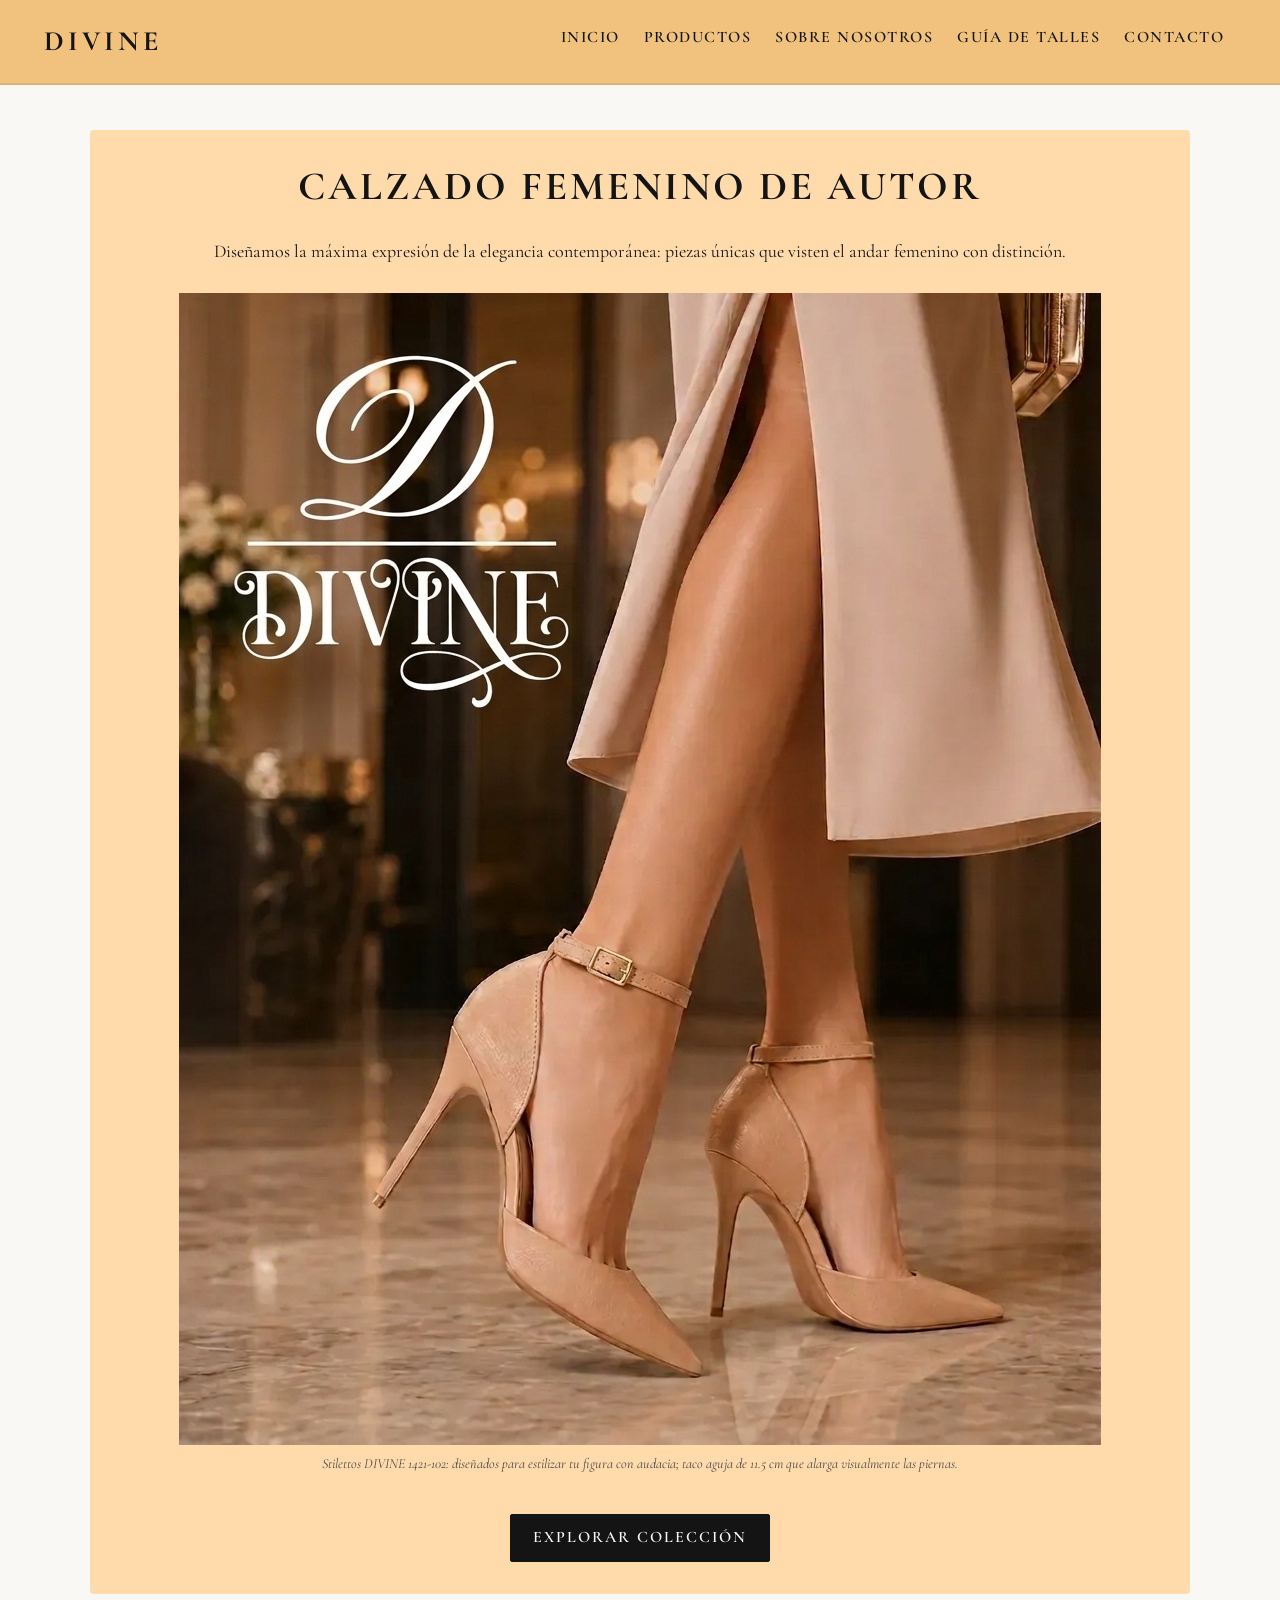
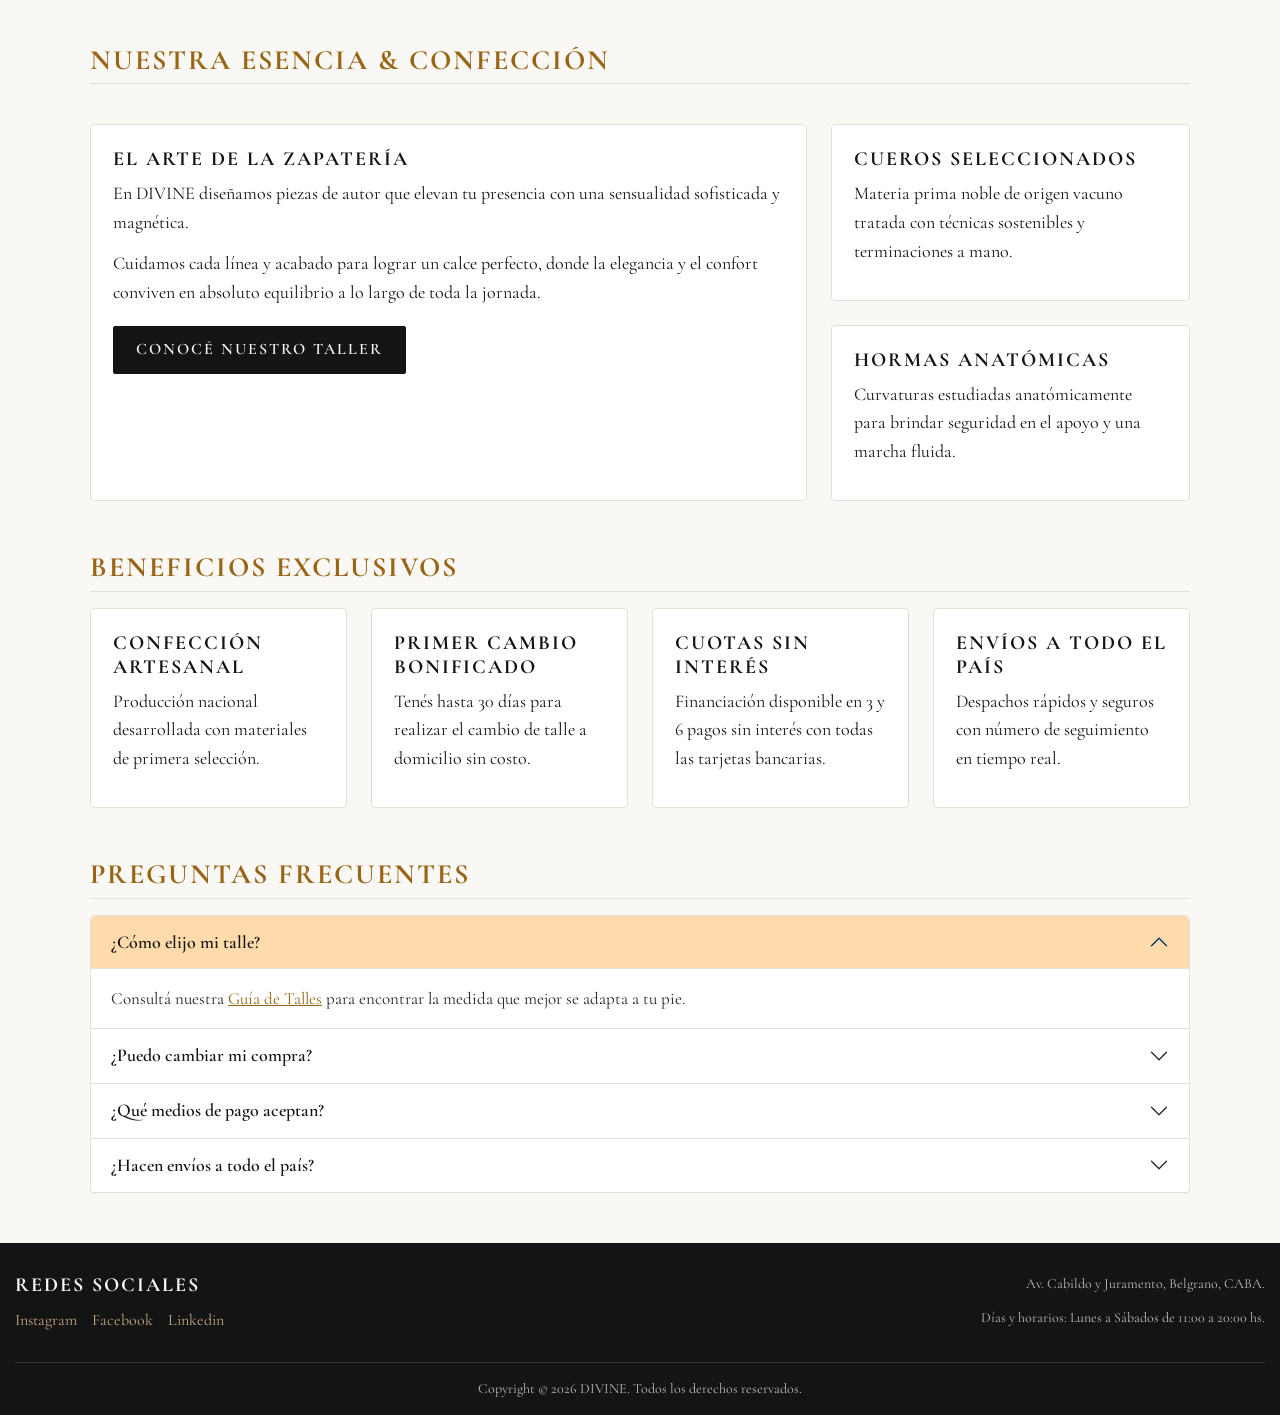
<file: index.html>
<!DOCTYPE html>
<html lang="es">

<head>
    <meta charset="UTF-8">
    <meta name="viewport" content="width=device-width, initial-scale=1.0">
    <title>Calzado Femenino de Autor en Cuero | DIVINE Buenos Aires</title>
    <!-- SEO: meta tags -->
    <meta name="description" content="DIVINE diseña calzado femenino de autor: stilettos y sandalias en cuero legítimo con confección artesanal. Envíos a todo el país y cuotas sin interés.">
    <meta name="keywords" content="calzado femenino de autor, zapatos de cuero mujer, stilettos, sandalias de charol, calzado artesanal, DIVINE, Buenos Aires">
    <meta name="author" content="DIVINE">
    <meta name="robots" content="index, follow">
    <link rel="canonical" href="https://divine-calzado.netlify.app/">
    <!-- Open Graph: vista previa al compartir -->
    <meta property="og:type" content="website">
    <meta property="og:locale" content="es_AR">
    <meta property="og:site_name" content="DIVINE">
    <meta property="og:title" content="Calzado Femenino de Autor en Cuero | DIVINE Buenos Aires">
    <meta property="og:description" content="DIVINE diseña calzado femenino de autor: stilettos y sandalias en cuero legítimo con confección artesanal. Envíos a todo el país y cuotas sin interés.">
    <meta property="og:url" content="https://divine-calzado.netlify.app/">
    <meta property="og:image" content="https://divine-calzado.netlify.app/assets/img/stilettos-charol-beige-taco-aguja-divine.jpg">
    <!-- Google Fonts -->
    <link rel="preconnect" href="https://fonts.googleapis.com">
    <link rel="preconnect" href="https://fonts.gstatic.com" crossorigin>
    <link href="https://fonts.googleapis.com/css2?family=Cormorant+Garamond:ital,wght@0,300..700;1,300..700&family=Playfair+Display:ital,wght@0,400..900;1,400..900&family=Playwrite+BE+WAL+Guides&display=swap" rel="stylesheet">
    <!-- Bootstrap  -->
    <link href="https://cdn.jsdelivr.net/npm/bootstrap@5.3.3/dist/css/bootstrap.min.css" rel="stylesheet" integrity="sha384-QWTKZyjpPEjISv5WaRU9OFeRpok6YctnYmDr5pNlyT2bRjXh0JMhjY6hW+ALEwIH" crossorigin="anonymous">
    <!-- AOS: animaciones al hacer scroll -->
    <link href="https://unpkg.com/aos@2.3.1/dist/aos.css" rel="stylesheet">
    <!-- css -->
    <link rel="stylesheet" href="styles/styles.css">
</head>

<body>

    <!-- Header con Navbar responsiva de Bootstrap con menú colapsable -->
    <header class="p-0">
        <nav class="navbar navbar-expand-lg navbar-divine w-100">
            <div class="container-fluid px-3 px-lg-4">
                <a class="navbar-brand navbar-brand-divine" href="index.html">DIVINE</a>
                <button class="navbar-toggler" type="button" data-bs-toggle="collapse" data-bs-target="#navDivineMenu" aria-controls="navDivineMenu" aria-expanded="false" aria-label="Abrir menú de navegación">
                    <span class="navbar-toggler-icon"></span>
                </button>
                <div class="collapse navbar-collapse justify-content-end" id="navDivineMenu">
                    <ul class="navbar-nav mb-2 mb-lg-0 text-center">
                        <li class="nav-item"><a class="nav-link nav-link-divine active" aria-current="page" href="index.html">Inicio</a></li>
                        <li class="nav-item"><a class="nav-link nav-link-divine" href="pages/productos.html">Productos</a></li>
                        <li class="nav-item"><a class="nav-link nav-link-divine" href="pages/sobre-nosotros.html">Sobre nosotros</a></li>
                        <li class="nav-item"><a class="nav-link nav-link-divine" href="pages/guia-talles.html">Guía de Talles</a></li>
                        <li class="nav-item"><a class="nav-link nav-link-divine" href="pages/contacto.html">Contacto</a></li>
                    </ul>
                </div>
            </div>
        </nav>
    </header>

    <main>
        <!-- Sección de presentación Hero -->
        <section class="hero">
            <h1>Calzado Femenino de Autor</h1>
            <p>Diseñamos la máxima expresión de la elegancia contemporánea: piezas únicas que visten el andar femenino con distinción.</p>
            <figure>
                <img src="assets/img/stilettos-charol-beige-taco-aguja-divine.jpg" alt="Stilettos Divine Mujer 1421-102 – Charol Brillante Taco Aguja 11.5 cm">
                <figcaption>Stilettos DIVINE 1421-102: diseñados para estilizar tu figura con audacia; taco aguja de 11.5 cm que alarga visualmente las piernas.</figcaption>
            </figure>
            <a href="pages/productos.html" class="btn-divine mt-2">Explorar Colección</a>
        </section>

        <!-- SECCIÓN MAESTRA CON CSS GRID Y GRID-TEMPLATE-AREAS (Con interacción de tarjetas) -->
        <section class="grid-complejo" data-aos="fade-up">
            <h2 class="area-titulo">Nuestra Esencia &amp; Confección</h2>

            <article class="area-principal">
                <h3>El Arte de la Zapatería</h3>
                <p>En DIVINE diseñamos piezas de autor que elevan tu presencia con una sensualidad sofisticada y magnética.</p>
                <p>Cuidamos cada línea y acabado para lograr un calce perfecto, donde la elegancia y el confort conviven en absoluto equilibrio a lo largo de toda la jornada.</p>
                <a href="pages/sobre-nosotros.html" class="btn-divine mt-2 align-self-start">Conocé Nuestro Taller</a>
            </article>

            <article class="area-item-uno">
                <h3>Cueros Seleccionados</h3>
                <p>Materia prima noble de origen vacuno tratada con técnicas sostenibles y terminaciones a mano.</p>
            </article>

            <article class="area-item-dos">
                <h3>Hormas Anatómicas</h3>
                <p>Curvaturas estudiadas anatómicamente para brindar seguridad en el apoyo y una marcha fluida.</p>
            </article>
        </section>

        <!-- Sección de beneficios con GRID SYSTEM DE BOOTSTRAP (row / col) -->
        <!-- 1 columna en celular, 2 en tablet y 4 en pantallas grandes -->
        <section>
            <h2>Beneficios Exclusivos</h2>
            <div class="row g-4">
                <div class="col-12 col-md-6 col-lg-3" data-aos="zoom-in" data-aos-delay="0">
                    <article class="h-100">
                        <h3>Confección Artesanal</h3>
                        <p>Producción nacional desarrollada con materiales de primera selección.</p>
                    </article>
                </div>

                <div class="col-12 col-md-6 col-lg-3" data-aos="zoom-in" data-aos-delay="100">
                    <article class="h-100">
                        <h3>Primer Cambio Bonificado</h3>
                        <p>Tenés hasta 30 días para realizar el cambio de talle a domicilio sin costo.</p>
                    </article>
                </div>

                <div class="col-12 col-md-6 col-lg-3" data-aos="zoom-in" data-aos-delay="200">
                    <article class="h-100">
                        <h3>Cuotas Sin Interés</h3>
                        <p>Financiación disponible en 3 y 6 pagos sin interés con todas las tarjetas bancarias.</p>
                    </article>
                </div>

                <div class="col-12 col-md-6 col-lg-3" data-aos="zoom-in" data-aos-delay="300">
                    <article class="h-100">
                        <h3>Envíos a Todo el País</h3>
                        <p>Despachos rápidos y seguros con número de seguimiento en tiempo real.</p>
                    </article>
                </div>
            </div>
        </section>

        <!-- COMPONENTE INTERACTIVO DE BOOTSTRAP: Acordeón de preguntas frecuentes -->
        <section data-aos="fade-up">
            <h2>Preguntas Frecuentes</h2>
            <div class="accordion accordion-divine" id="faqDivine">

                <div class="accordion-item">
                    <h3 class="accordion-header">
                        <button class="accordion-button" type="button" data-bs-toggle="collapse" data-bs-target="#faq1" aria-expanded="true" aria-controls="faq1">
                            ¿Cómo elijo mi talle?
                        </button>
                    </h3>
                    <div id="faq1" class="accordion-collapse collapse show" data-bs-parent="#faqDivine">
                        <div class="accordion-body">
                            Consultá nuestra <a href="pages/guia-talles.html">Guía de Talles</a> para encontrar la medida que mejor se adapta a tu pie.
                        </div>
                    </div>
                </div>

                <div class="accordion-item">
                    <h3 class="accordion-header">
                        <button class="accordion-button collapsed" type="button" data-bs-toggle="collapse" data-bs-target="#faq2" aria-expanded="false" aria-controls="faq2">
                            ¿Puedo cambiar mi compra?
                        </button>
                    </h3>
                    <div id="faq2" class="accordion-collapse collapse" data-bs-parent="#faqDivine">
                        <div class="accordion-body">
                            Sí. Tenés hasta 30 días para realizar el primer cambio de talle a domicilio, sin costo.
                        </div>
                    </div>
                </div>

                <div class="accordion-item">
                    <h3 class="accordion-header">
                        <button class="accordion-button collapsed" type="button" data-bs-toggle="collapse" data-bs-target="#faq3" aria-expanded="false" aria-controls="faq3">
                            ¿Qué medios de pago aceptan?
                        </button>
                    </h3>
                    <div id="faq3" class="accordion-collapse collapse" data-bs-parent="#faqDivine">
                        <div class="accordion-body">
                            Aceptamos todas las tarjetas bancarias, con financiación en 3 y 6 cuotas sin interés.
                        </div>
                    </div>
                </div>

                <div class="accordion-item">
                    <h3 class="accordion-header">
                        <button class="accordion-button collapsed" type="button" data-bs-toggle="collapse" data-bs-target="#faq4" aria-expanded="false" aria-controls="faq4">
                            ¿Hacen envíos a todo el país?
                        </button>
                    </h3>
                    <div id="faq4" class="accordion-collapse collapse" data-bs-parent="#faqDivine">
                        <div class="accordion-body">
                            Sí, enviamos a todo el país con número de seguimiento en tiempo real.
                        </div>
                    </div>
                </div>

            </div>
        </section>
    </main>

    <footer>
        <!-- Redes sociales: navegación secundaria del sitio -->
        <nav class="footer-redes" aria-labelledby="titulo-redes">
            <h3 id="titulo-redes" class="redessocialeswhite">Redes sociales</h3>
            <ul>
                <li><a href="https://www.instagram.com/" target="_blank" rel="noopener noreferrer">Instagram</a></li>
                <li><a href="https://www.facebook.com" target="_blank" rel="noopener noreferrer">Facebook</a></li>
                <li><a href="https://ar.linkedin.com/" target="_blank" rel="noopener noreferrer">Linkedin</a></li>
            </ul>
        </nav>

        <!-- Datos de contacto de la tienda: <address> en lugar de <div> -->
        <address class="footer-datos">
            <p>Av. Cabildo y Juramento, Belgrano, CABA.</p>
            <p>Días y horarios: Lunes a Sábados de 11:00 a 20:00 hs.</p>
        </address>

        <p class="footer-copy"><small>Copyright © 2026 DIVINE. Todos los derechos reservados.</small></p>
    </footer>

    <!-- Bootstrap -->
    <script src="https://cdn.jsdelivr.net/npm/bootstrap@5.3.3/dist/js/bootstrap.bundle.min.js" integrity="sha384-YvpcrYf0tY3lHB60NNkmXc5s9fDVZLESaAA55NDzOxhy9GkcIdslK1eN7N6jIeHz" crossorigin="anonymous"></script>

    <!-- AOS -->
    <script src="https://unpkg.com/aos@2.3.1/dist/aos.js"></script>
    <script>
        AOS.init({
            duration: 800,
            once: true
        });
    </script>

</body>
</html>
</file>
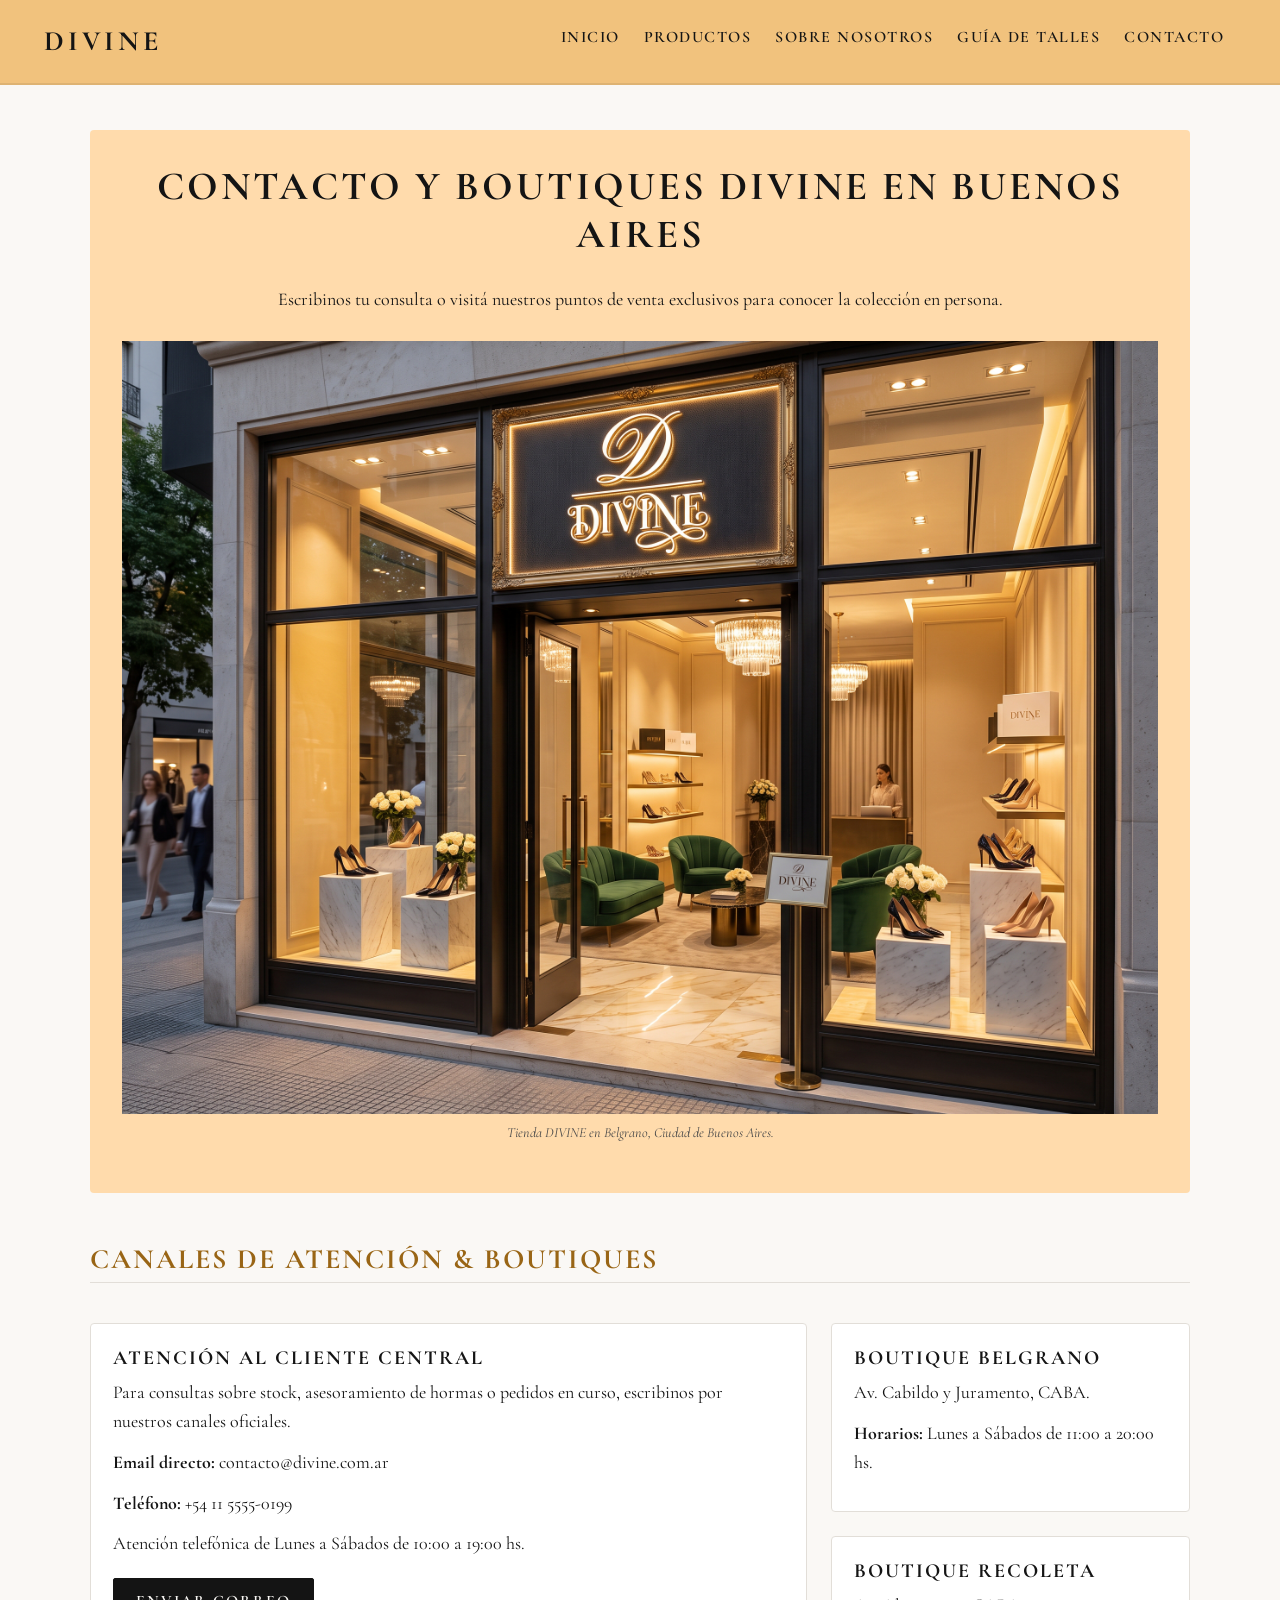
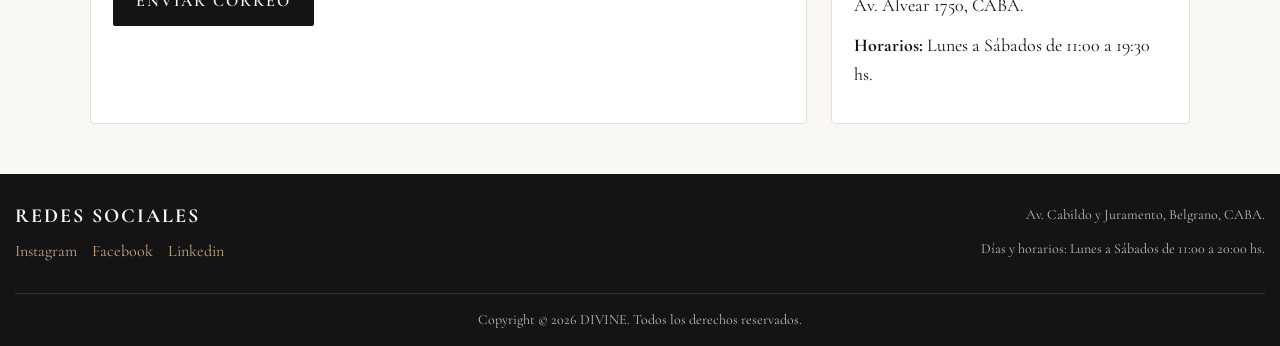
<file: pages/contacto.html>
<!DOCTYPE html>
<html lang="es">

<head>
    <meta charset="UTF-8">
    <meta name="viewport" content="width=device-width, initial-scale=1.0">
    <title>Contacto y Boutiques en Belgrano y Recoleta | DIVINE</title>
    <!-- SEO: meta tags -->
    <meta name="description" content="Contactá a DIVINE por email o teléfono y visitá nuestras boutiques de calzado femenino en Belgrano y Recoleta, Buenos Aires. Lunes a sábados.">
    <meta name="keywords" content="boutique de calzado Belgrano, zapatería Recoleta, tienda de zapatos Buenos Aires, contacto DIVINE, calzado femenino CABA">
    <meta name="author" content="DIVINE">
    <meta name="robots" content="index, follow">
    <link rel="canonical" href="https://divine-calzado.netlify.app/pages/contacto.html">
    <!-- Open Graph: vista previa al compartir -->
    <meta property="og:type" content="website">
    <meta property="og:locale" content="es_AR">
    <meta property="og:site_name" content="DIVINE">
    <meta property="og:title" content="Contacto y Boutiques en Belgrano y Recoleta | DIVINE">
    <meta property="og:description" content="Contactá a DIVINE por email o teléfono y visitá nuestras boutiques de calzado femenino en Belgrano y Recoleta, Buenos Aires. Lunes a sábados.">
    <meta property="og:url" content="https://divine-calzado.netlify.app/pages/contacto.html">
    <meta property="og:image" content="https://divine-calzado.netlify.app/assets/img/boutique-belgrano-vidriera-divine.jpg">
    <!-- Google Fonts -->
    <link rel="preconnect" href="https://fonts.googleapis.com">
    <link rel="preconnect" href="https://fonts.gstatic.com" crossorigin>
    <link href="https://fonts.googleapis.com/css2?family=Cormorant+Garamond:ital,wght@0,300..700;1,300..700&family=Playfair+Display:ital,wght@0,400..900;1,400..900&family=Playwrite+BE+WAL+Guides&display=swap" rel="stylesheet">
    <!-- Bootstrap -->
    <link href="https://cdn.jsdelivr.net/npm/bootstrap@5.3.3/dist/css/bootstrap.min.css" rel="stylesheet" integrity="sha384-QWTKZyjpPEjISv5WaRU9OFeRpok6YctnYmDr5pNlyT2bRjXh0JMhjY6hW+ALEwIH" crossorigin="anonymous">
    <!-- AOS: animaciones al hacer scroll -->
    <link href="https://unpkg.com/aos@2.3.1/dist/aos.css" rel="stylesheet">
    <!-- css -->
    <link rel="stylesheet" href="../styles/styles.css">
    <!-- SEO local: datos estructurados de la tienda -->
    <script type="application/ld+json">
{
    "@context": "https://schema.org",
    "@type": "ShoeStore",
    "name": "DIVINE",
    "description": "Calzado femenino de autor con confección artesanal en cuero legítimo.",
    "url": "https://divine-calzado.netlify.app/",
    "image": "https://divine-calzado.netlify.app/assets/img/boutique-belgrano-vidriera-divine.jpg",
    "telephone": "+54 11 5555-0199",
    "email": "contacto@divine.com.ar",
    "address": {
        "@type": "PostalAddress",
        "streetAddress": "Av. Cabildo y Juramento",
        "addressLocality": "Belgrano, Ciudad Autónoma de Buenos Aires",
        "addressCountry": "AR"
    },
    "openingHours": "Mo-Sa 11:00-20:00"
}
    </script>
</head>

<body>

    <!-- Header con Navbar responsiva de Bootstrap con menú colapsable -->
    <header class="p-0">
        <nav class="navbar navbar-expand-lg navbar-divine w-100">
            <div class="container-fluid px-3 px-lg-4">
                <a class="navbar-brand navbar-brand-divine" href="../index.html">DIVINE</a>
                <button class="navbar-toggler" type="button" data-bs-toggle="collapse" data-bs-target="#navDivineMenu" aria-controls="navDivineMenu" aria-expanded="false" aria-label="Abrir menú de navegación">
                    <span class="navbar-toggler-icon"></span>
                </button>
                <div class="collapse navbar-collapse justify-content-end" id="navDivineMenu">
                    <ul class="navbar-nav mb-2 mb-lg-0 text-center">
                        <li class="nav-item"><a class="nav-link nav-link-divine" href="../index.html">Inicio</a></li>
                        <li class="nav-item"><a class="nav-link nav-link-divine" href="productos.html">Productos</a></li>
                        <li class="nav-item"><a class="nav-link nav-link-divine" href="sobre-nosotros.html">Sobre Nosotros</a></li>
                        <li class="nav-item"><a class="nav-link nav-link-divine" href="guia-talles.html">Guía de Talles</a></li>
                        <li class="nav-item"><a class="nav-link nav-link-divine active" aria-current="page" href="contacto.html">Contacto</a></li>
                    </ul>
                </div>
            </div>
        </nav>
    </header>

    <main>
        <!-- Sección Hero (tiene animación nativa de entrada desde SCSS) -->
        <section class="hero">
            <h1>Contacto y Boutiques DIVINE en Buenos Aires</h1>
            <p>Escribinos tu consulta o visitá nuestros puntos de venta exclusivos para conocer la colección en persona.</p>
            <figure>
                <img src="../assets/img/boutique-belgrano-vidriera-divine.jpg" alt="Tienda DIVINE con exhibición de calzados en vidriera iluminada">
                <figcaption>Tienda DIVINE en Belgrano, Ciudad de Buenos Aires.</figcaption>
            </figure>
        </section>

        <!-- Canales de atención con CSS Grid (grid-template-areas) y botón interactivo -->
        <section class="grid-complejo" data-aos="fade-up">
            <h2 class="area-titulo">Canales de Atención &amp; Boutiques</h2>

            <article class="area-principal">
                <h3>Atención al Cliente Central</h3>
                <p>Para consultas sobre stock, asesoramiento de hormas o pedidos en curso, escribinos por nuestros canales oficiales.</p>
                <address>
                    <p><strong>Email directo:</strong> contacto@divine.com.ar</p>
                    <p><strong>Teléfono:</strong> +54 11 5555-0199</p>
                </address>
                <p>Atención telefónica de Lunes a Sábados de 10:00 a 19:00 hs.</p>
                <a href="mailto:contacto@divine.com.ar" class="btn-divine mt-2 align-self-start">Enviar Correo</a>
            </article>

            <article class="area-item-uno">
                <h3>Boutique Belgrano</h3>
                <address>
                    <p>Av. Cabildo y Juramento, CABA.</p>
                </address>
                <p><strong>Horarios:</strong> Lunes a Sábados de 11:00 a 20:00 hs.</p>
            </article>

            <article class="area-item-dos">
                <h3>Boutique Recoleta</h3>
                <address>
                    <p>Av. Alvear 1750, CABA.</p>
                </address>
                <p><strong>Horarios:</strong> Lunes a Sábados de 11:00 a 19:30 hs.</p>
            </article>
        </section>
    </main>

    <footer>
        <!-- Redes sociales: navegación secundaria del sitio -->
        <nav class="footer-redes" aria-labelledby="titulo-redes">
            <h3 id="titulo-redes" class="redessocialeswhite">Redes sociales</h3>
            <ul>
                <li><a href="https://www.instagram.com/" target="_blank" rel="noopener noreferrer">Instagram</a></li>
                <li><a href="https://www.facebook.com" target="_blank" rel="noopener noreferrer">Facebook</a></li>
                <li><a href="https://ar.linkedin.com/" target="_blank" rel="noopener noreferrer">Linkedin</a></li>
            </ul>
        </nav>

        <!-- Datos de contacto de la tienda: <address> en lugar de <div> -->
        <address class="footer-datos">
            <p>Av. Cabildo y Juramento, Belgrano, CABA.</p>
            <p>Días y horarios: Lunes a Sábados de 11:00 a 20:00 hs.</p>
        </address>

        <p class="footer-copy"><small>Copyright © 2026 DIVINE. Todos los derechos reservados.</small></p>
    </footer>

    <!-- Bootstrap -->
    <script src="https://cdn.jsdelivr.net/npm/bootstrap@5.3.3/dist/js/bootstrap.bundle.min.js" integrity="sha384-YvpcrYf0tY3lHB60NNkmXc5s9fDVZLESaAA55NDzOxhy9GkcIdslK1eN7N6jIeHz" crossorigin="anonymous"></script>

    <!-- AOS -->
    <script src="https://unpkg.com/aos@2.3.1/dist/aos.js"></script>
    <script>
        AOS.init({
            duration: 800,
            once: true
        });
    </script>

</body>
</html>
</file>
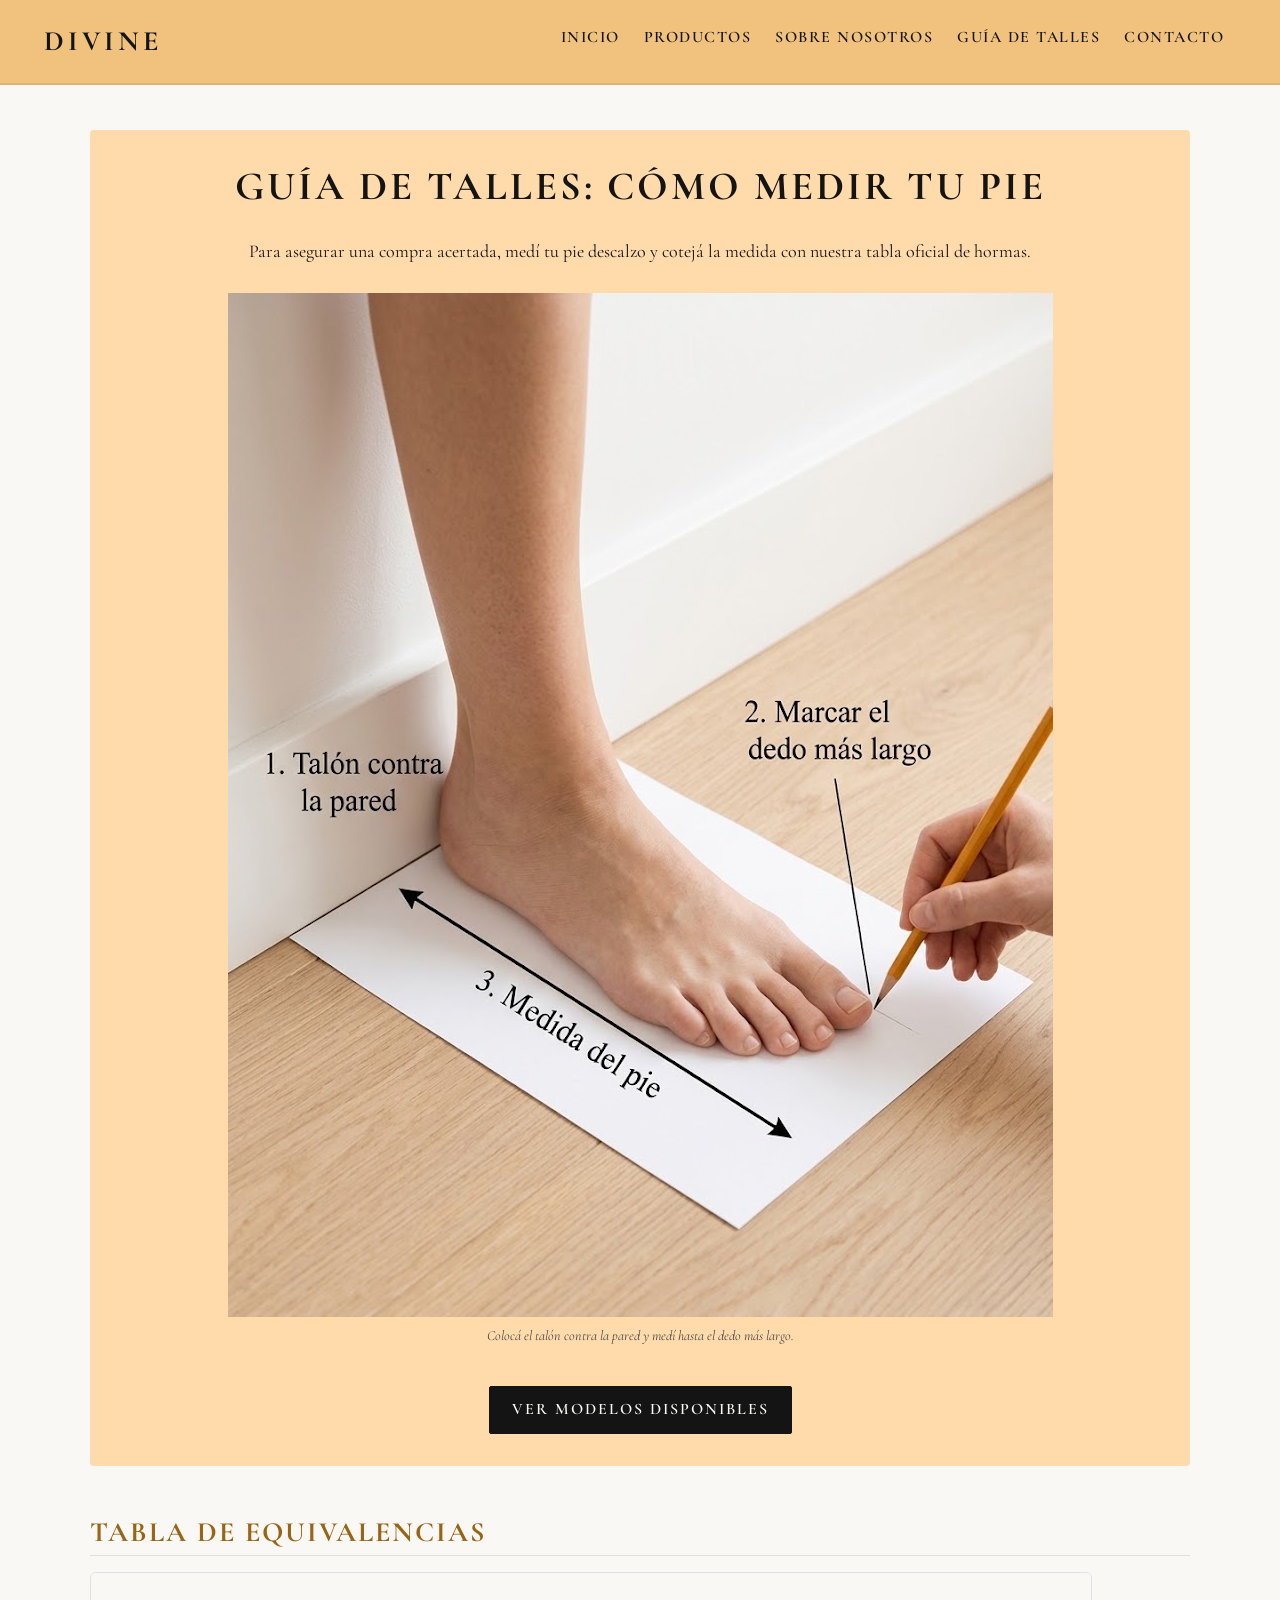
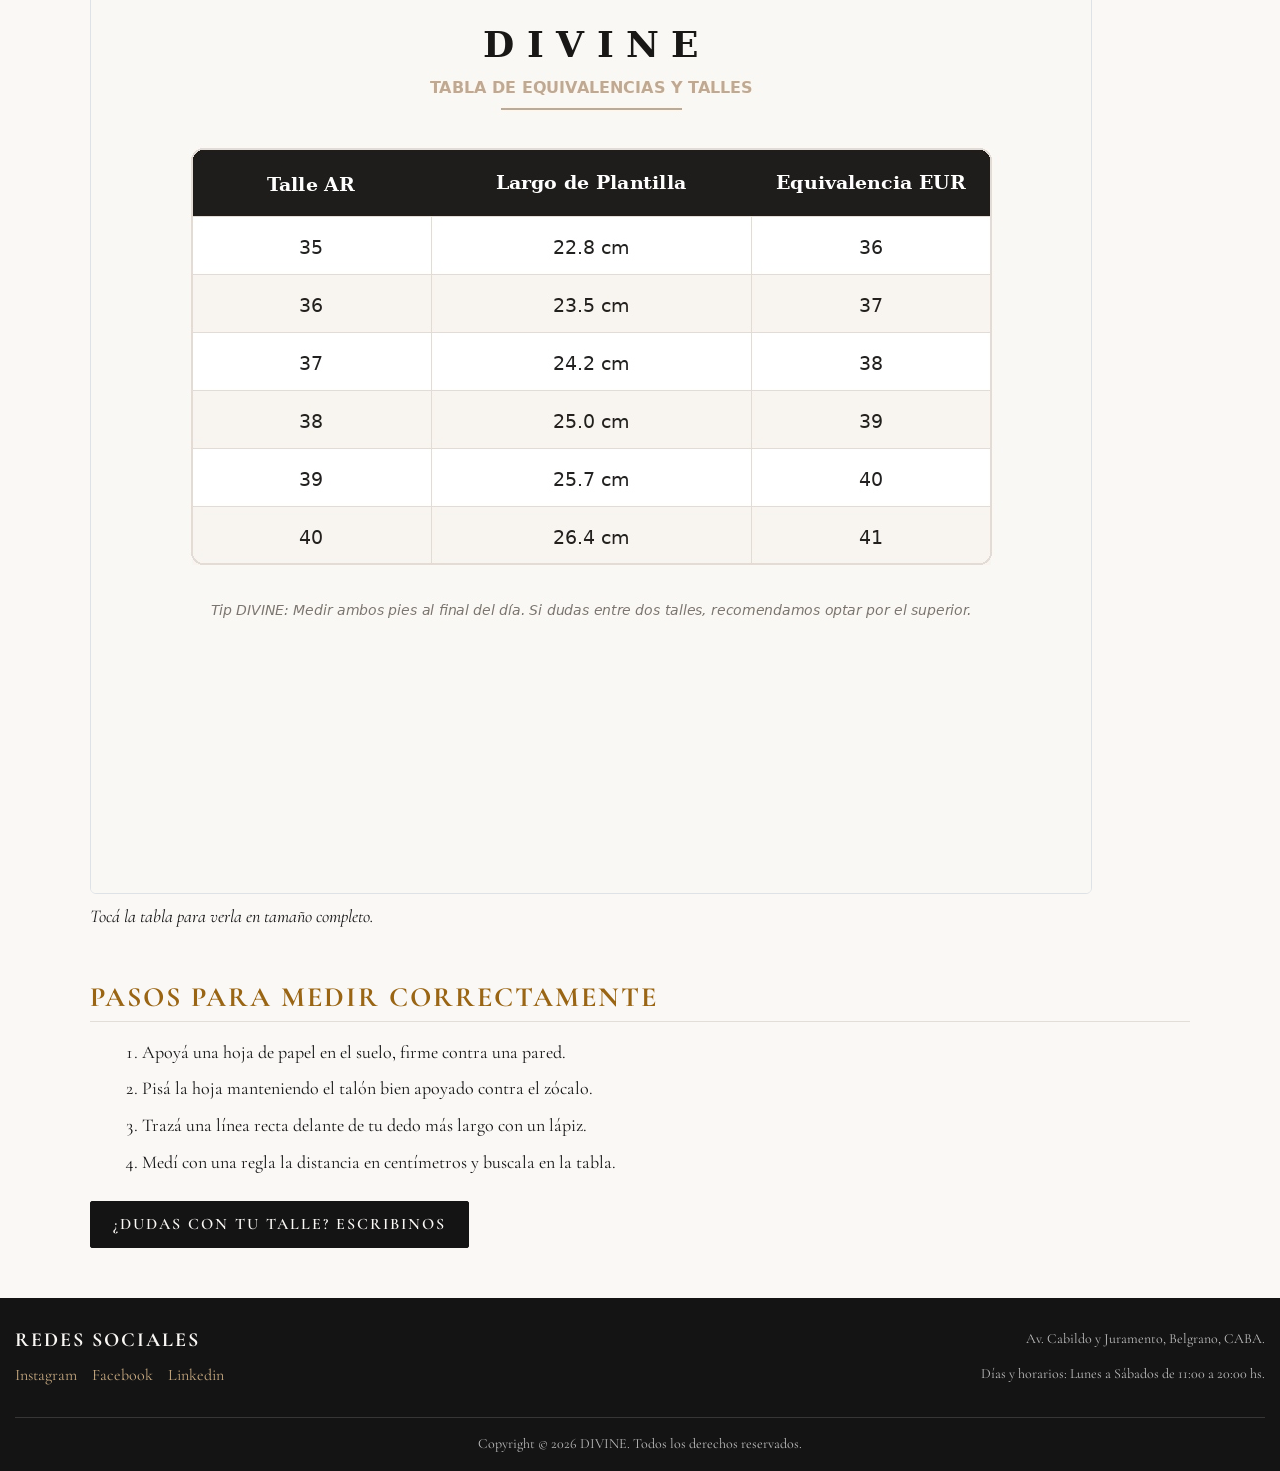
<file: pages/guia-talles.html>
<!DOCTYPE html>
<html lang="es">

<head>
    <meta charset="UTF-8">
    <meta name="viewport" content="width=device-width, initial-scale=1.0">
    <title>Guía de Talles de Calzado Femenino: Cómo Medir tu Pie | DIVINE</title>
    <!-- SEO: meta tags -->
    <meta name="description" content="Aprendé a medir tu pie paso a paso y encontrá tu talle con la tabla de equivalencias de DIVINE. Primer cambio de talle bonificado.">
    <meta name="keywords" content="guía de talles calzado, cómo medir el pie, tabla de equivalencias de talles, talle de zapatos mujer, cambio de talle, DIVINE">
    <meta name="author" content="DIVINE">
    <meta name="robots" content="index, follow">
    <link rel="canonical" href="https://divine-calzado.netlify.app/pages/guia-talles.html">
    <!-- Open Graph: vista previa al compartir -->
    <meta property="og:type" content="website">
    <meta property="og:locale" content="es_AR">
    <meta property="og:site_name" content="DIVINE">
    <meta property="og:title" content="Guía de Talles de Calzado Femenino: Cómo Medir tu Pie | DIVINE">
    <meta property="og:description" content="Aprendé a medir tu pie paso a paso y encontrá tu talle con la tabla de equivalencias de DIVINE. Primer cambio de talle bonificado.">
    <meta property="og:url" content="https://divine-calzado.netlify.app/pages/guia-talles.html">
    <meta property="og:image" content="https://divine-calzado.netlify.app/assets/img/como-medir-pie-guia-talles-divine.jpg">
    <!-- Google Fonts -->
    <link rel="preconnect" href="https://fonts.googleapis.com">
    <link rel="preconnect" href="https://fonts.gstatic.com" crossorigin>
    <link href="https://fonts.googleapis.com/css2?family=Cormorant+Garamond:ital,wght@0,300..700;1,300..700&family=Playfair+Display:ital,wght@0,400..900;1,400..900&family=Playwrite+BE+WAL+Guides&display=swap" rel="stylesheet">
    <!-- Bootstrap -->
    <link href="https://cdn.jsdelivr.net/npm/bootstrap@5.3.3/dist/css/bootstrap.min.css" rel="stylesheet" integrity="sha384-QWTKZyjpPEjISv5WaRU9OFeRpok6YctnYmDr5pNlyT2bRjXh0JMhjY6hW+ALEwIH" crossorigin="anonymous">
    <!-- AOS: animaciones al hacer scroll -->
    <link href="https://unpkg.com/aos@2.3.1/dist/aos.css" rel="stylesheet">
    <!-- css -->
    <link rel="stylesheet" href="../styles/styles.css">
</head>

<body>

    <!-- Header con Navbar responsiva de Bootstrap y menú hamburguesa -->
    <header class="p-0">
        <nav class="navbar navbar-expand-lg navbar-divine w-100">
            <div class="container-fluid px-3 px-lg-4">
                <a class="navbar-brand navbar-brand-divine" href="../index.html">DIVINE</a>
                <button class="navbar-toggler" type="button" data-bs-toggle="collapse" data-bs-target="#navDivineMenu" aria-controls="navDivineMenu" aria-expanded="false" aria-label="Abrir menú de navegación">
                    <span class="navbar-toggler-icon"></span>
                </button>
                <div class="collapse navbar-collapse justify-content-end" id="navDivineMenu">
                    <ul class="navbar-nav mb-2 mb-lg-0 text-center">
                        <li class="nav-item"><a class="nav-link nav-link-divine" href="../index.html">Inicio</a></li>
                        <li class="nav-item"><a class="nav-link nav-link-divine" href="productos.html">Productos</a></li>
                        <li class="nav-item"><a class="nav-link nav-link-divine" href="sobre-nosotros.html">Sobre Nosotros</a></li>
                        <li class="nav-item"><a class="nav-link nav-link-divine active" aria-current="page" href="guia-talles.html">Guía de Talles</a></li>
                        <li class="nav-item"><a class="nav-link nav-link-divine" href="contacto.html">Contacto</a></li>
                    </ul>
                </div>
            </div>
        </nav>
    </header>

    <main>
        <!-- Sección Hero (tiene animación nativa de entrada desde SCSS) -->
        <section class="hero">
            <h1>Guía de Talles: Cómo Medir tu Pie</h1>
            <p>Para asegurar una compra acertada, medí tu pie descalzo y cotejá la medida con nuestra tabla oficial de hormas.</p>
            <figure>
                <img src="../assets/img/como-medir-pie-guia-talles-divine.jpg" alt="Procedimiento de medición del pie descalzo sobre una hoja apoyada contra la pared">
                <figcaption>Colocá el talón contra la pared y medí hasta el dedo más largo.</figcaption>
            </figure>
            <a href="productos.html" class="btn-divine mt-2">Ver Modelos Disponibles</a>
        </section>

        <!-- Tabla de medidas: al tocarla se abre en tamaño completo para leerla bien en el celular -->
        <section data-aos="fade-up">
            <h2>Tabla de Equivalencias</h2>
            <a href="../assets/img/tabla-equivalencias-talles-divine.jpg" target="_blank" rel="noopener noreferrer">
                <img src="../assets/img/tabla-equivalencias-talles-divine.jpg" alt="Tabla de equivalencias de talles de calzado DIVINE entre centímetros y numeración" class="rounded border" loading="lazy">
            </a>
            <p class="mt-2 fst-italic">Tocá la tabla para verla en tamaño completo.</p>
        </section>

        <!-- Pasos para medir -->
        <section data-aos="fade-up">
            <h2>Pasos para Medir Correctamente</h2>
            <ol>
                <li>Apoyá una hoja de papel en el suelo, firme contra una pared.</li>
                <li>Pisá la hoja manteniendo el talón bien apoyado contra el zócalo.</li>
                <li>Trazá una línea recta delante de tu dedo más largo con un lápiz.</li>
                <li>Medí con una regla la distancia en centímetros y buscala en la tabla.</li>
            </ol>
            <p class="mt-4">
                <a href="contacto.html" class="btn-divine">¿Dudas con tu talle? Escribinos</a>
            </p>
        </section>
    </main>

    <footer>
        <!-- Redes sociales: navegación secundaria del sitio -->
        <nav class="footer-redes" aria-labelledby="titulo-redes">
            <h3 id="titulo-redes" class="redessocialeswhite">Redes sociales</h3>
            <ul>
                <li><a href="https://www.instagram.com/" target="_blank" rel="noopener noreferrer">Instagram</a></li>
                <li><a href="https://www.facebook.com" target="_blank" rel="noopener noreferrer">Facebook</a></li>
                <li><a href="https://ar.linkedin.com/" target="_blank" rel="noopener noreferrer">Linkedin</a></li>
            </ul>
        </nav>

        <!-- Datos de contacto de la tienda: <address> en lugar de <div> -->
        <address class="footer-datos">
            <p>Av. Cabildo y Juramento, Belgrano, CABA.</p>
            <p>Días y horarios: Lunes a Sábados de 11:00 a 20:00 hs.</p>
        </address>

        <p class="footer-copy"><small>Copyright © 2026 DIVINE. Todos los derechos reservados.</small></p>
    </footer>

    <!-- Bootstrap -->
    <script src="https://cdn.jsdelivr.net/npm/bootstrap@5.3.3/dist/js/bootstrap.bundle.min.js" integrity="sha384-YvpcrYf0tY3lHB60NNkmXc5s9fDVZLESaAA55NDzOxhy9GkcIdslK1eN7N6jIeHz" crossorigin="anonymous"></script>

    <!-- AOS -->
    <script src="https://unpkg.com/aos@2.3.1/dist/aos.js"></script>
    <script>
        AOS.init({
            duration: 800,
            once: true
        });
    </script>

</body>

</html>
</file>
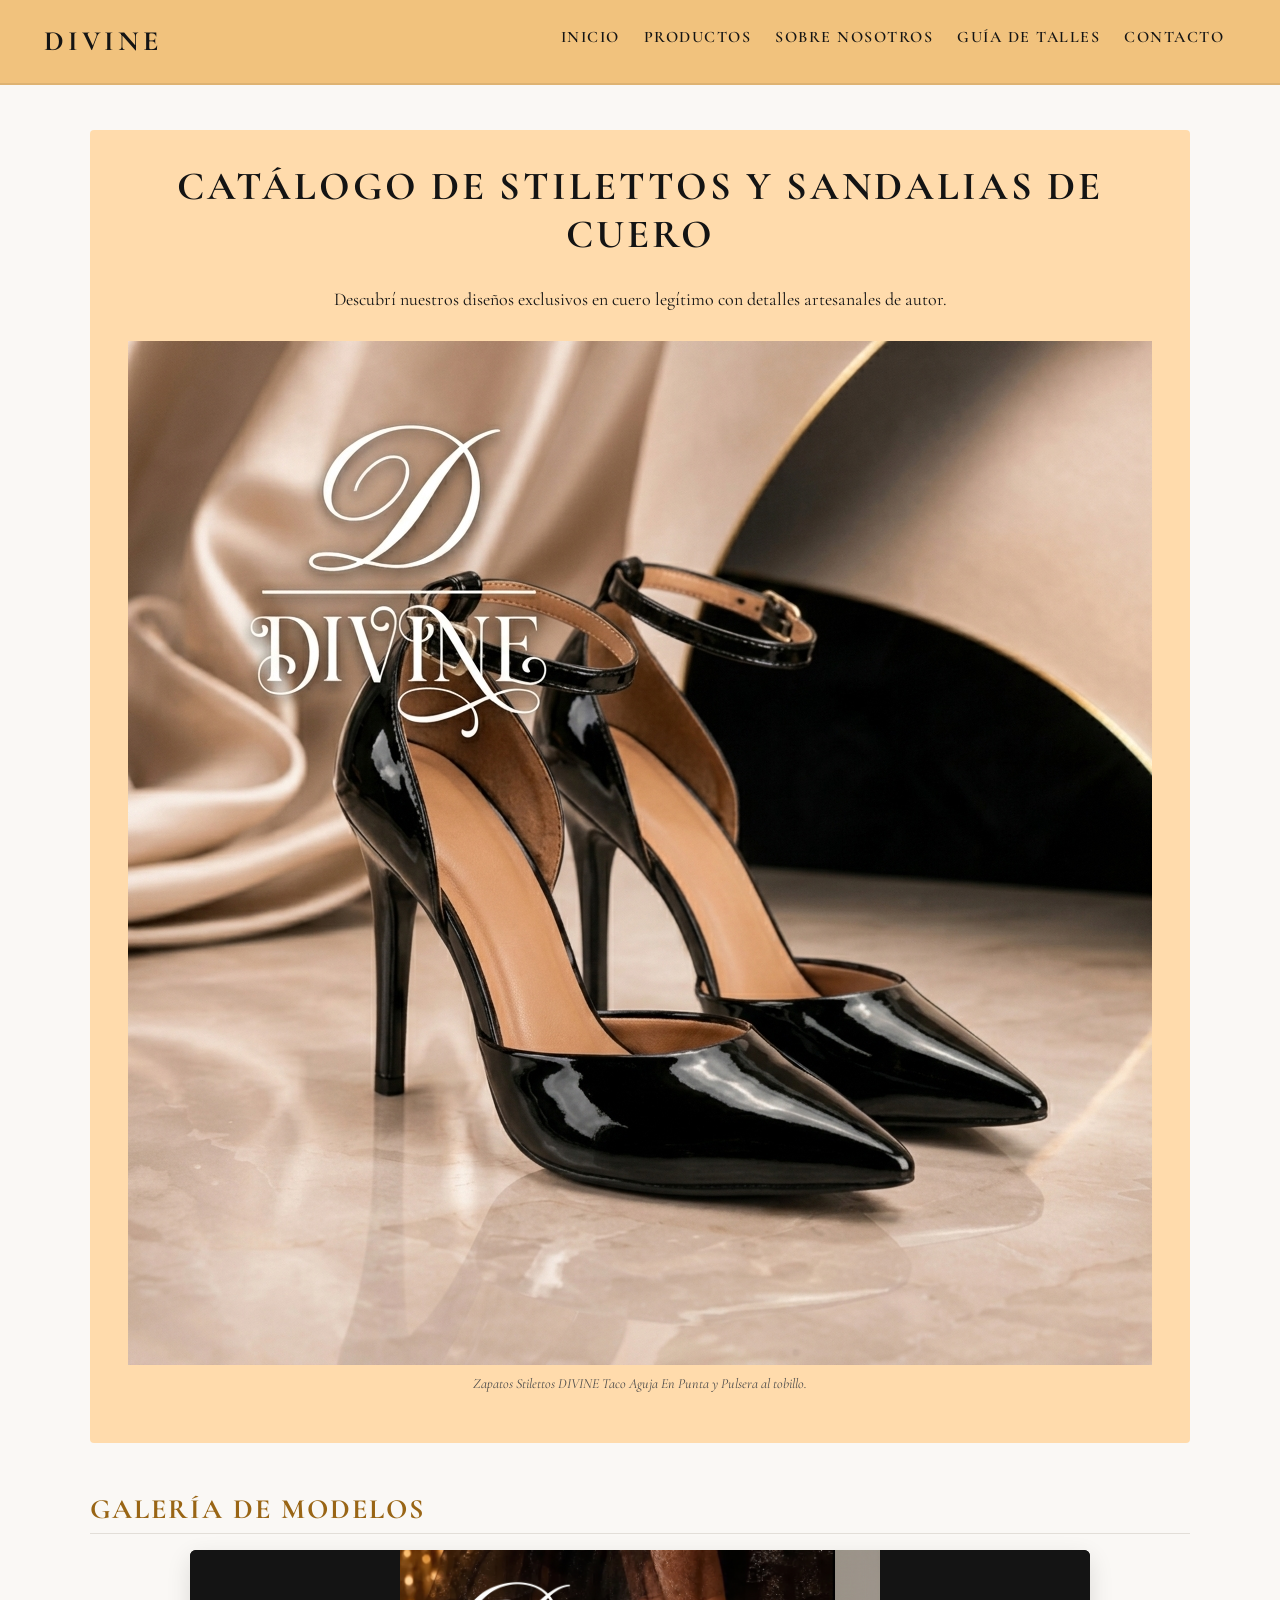
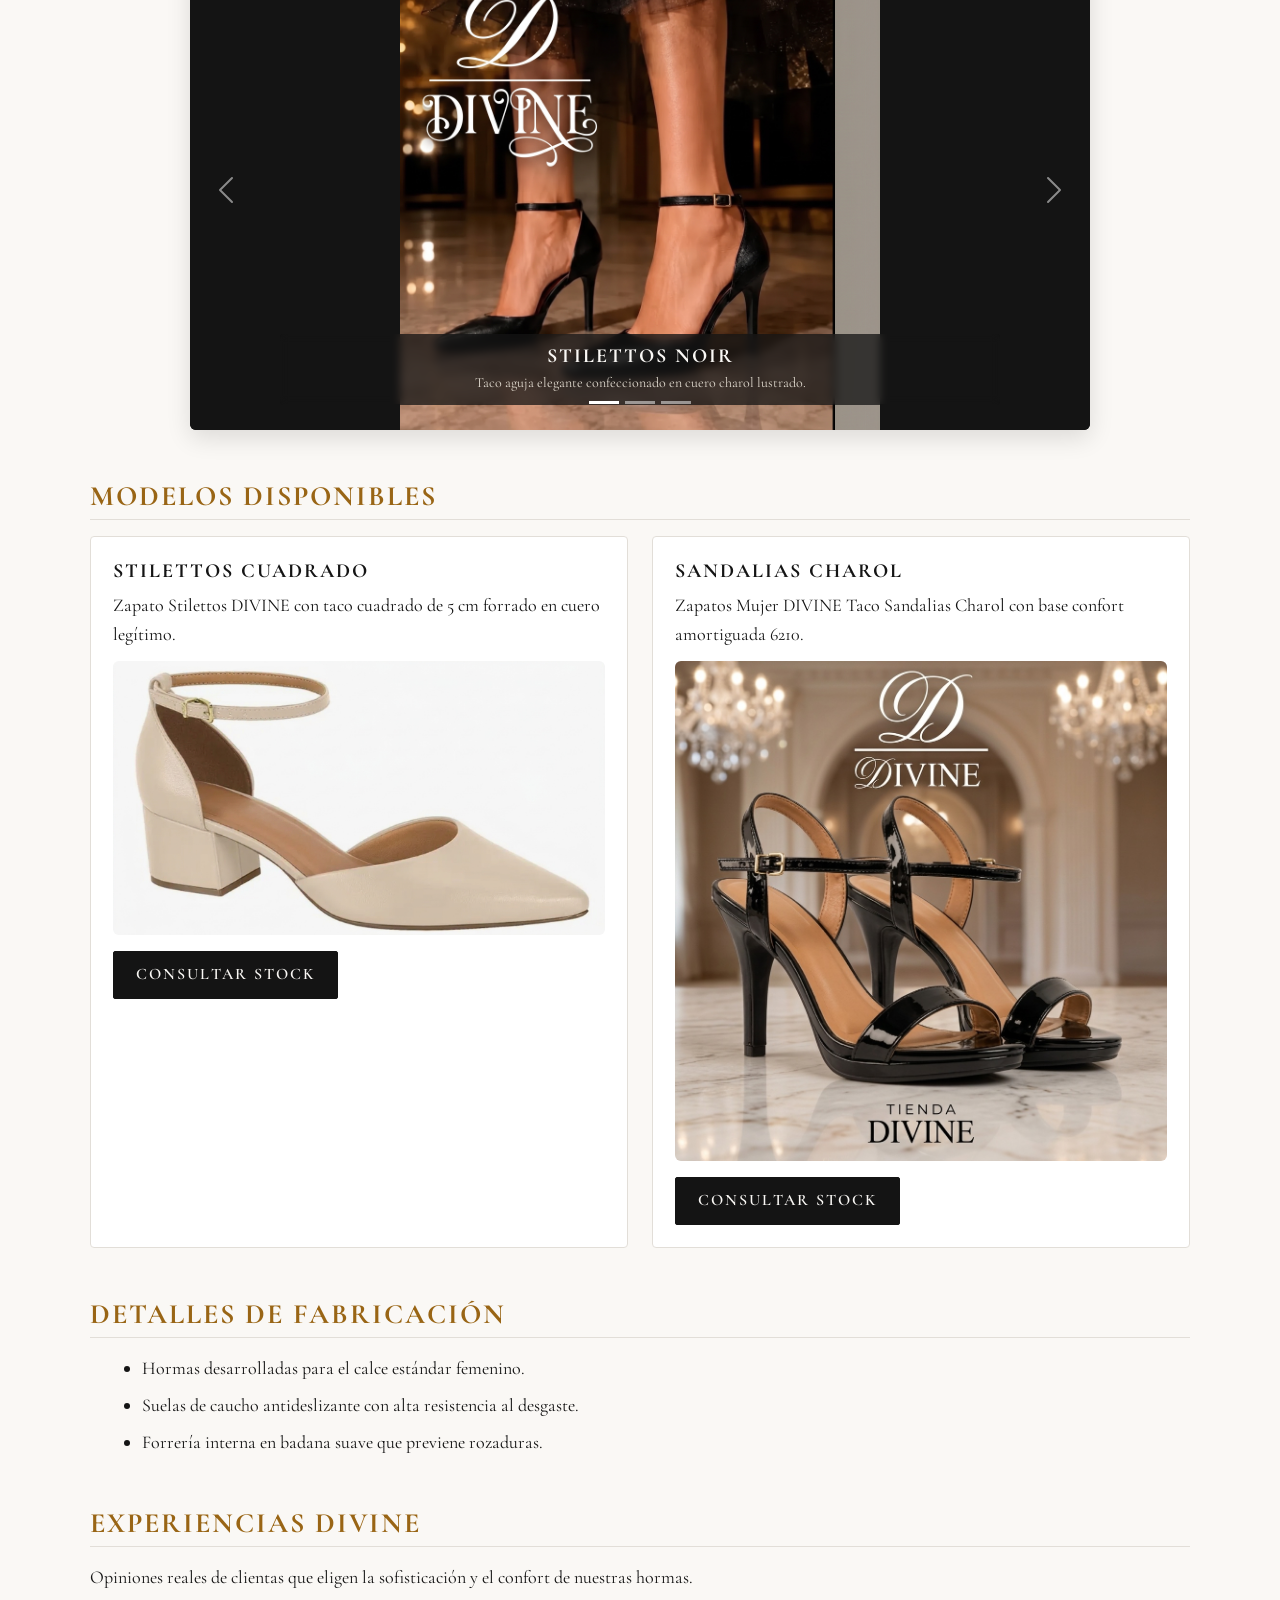
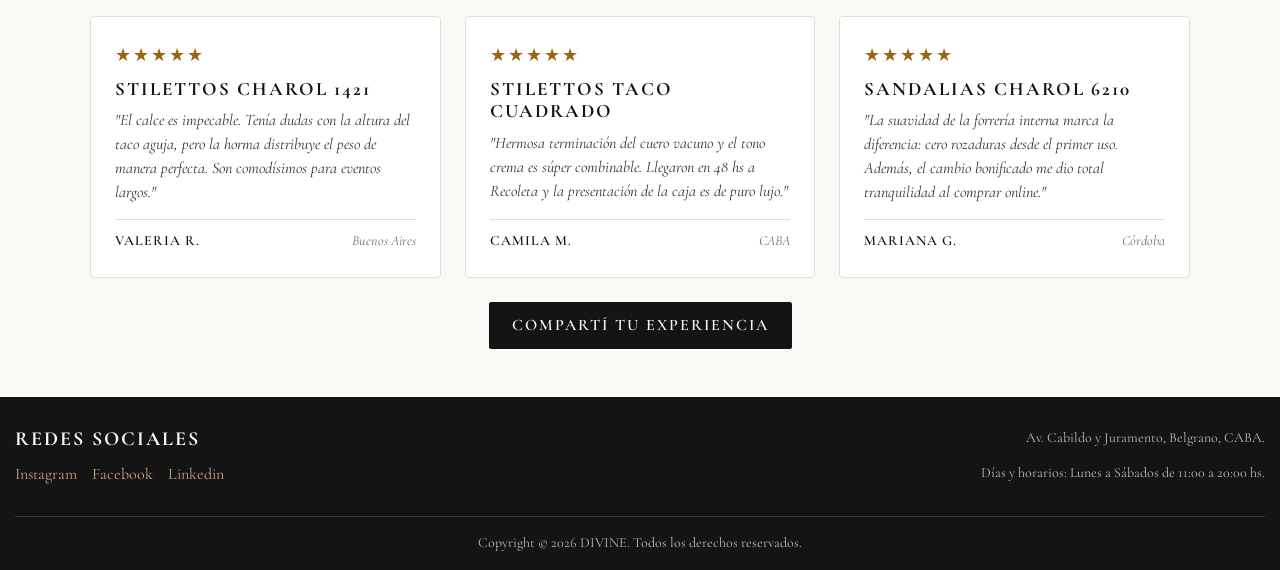
<file: pages/productos.html>
<!DOCTYPE html>
<html lang="es">

<head>
    <meta charset="UTF-8">
    <meta name="viewport" content="width=device-width, initial-scale=1.0">
    <title>Stilettos y Sandalias de Cuero para Mujer | DIVINE</title>
    <!-- SEO: meta tags -->
    <meta name="description" content="Descubrí los stilettos de taco aguja y taco cuadrado y las sandalias de charol DIVINE. Cuero legítimo, hormas cómodas y reseñas reales de clientas.">
    <meta name="keywords" content="stilettos taco aguja, stilettos taco cuadrado, sandalias de charol, zapatos de cuero mujer, catálogo calzado femenino, DIVINE">
    <meta name="author" content="DIVINE">
    <meta name="robots" content="index, follow">
    <link rel="canonical" href="https://divine-calzado.netlify.app/pages/productos.html">
    <!-- Open Graph: vista previa al compartir -->
    <meta property="og:type" content="website">
    <meta property="og:locale" content="es_AR">
    <meta property="og:site_name" content="DIVINE">
    <meta property="og:title" content="Stilettos y Sandalias de Cuero para Mujer | DIVINE">
    <meta property="og:description" content="Descubrí los stilettos de taco aguja y taco cuadrado y las sandalias de charol DIVINE. Cuero legítimo, hormas cómodas y reseñas reales de clientas.">
    <meta property="og:url" content="https://divine-calzado.netlify.app/pages/productos.html">
    <meta property="og:image" content="https://divine-calzado.netlify.app/assets/img/stilettos-negros-taco-aguja-pulsera-divine.jpg">
    <!-- Google Fonts -->
    <link rel="preconnect" href="https://fonts.googleapis.com">
    <link rel="preconnect" href="https://fonts.gstatic.com" crossorigin>
    <link href="https://fonts.googleapis.com/css2?family=Cormorant+Garamond:ital,wght@0,300..700;1,300..700&family=Playfair+Display:ital,wght@0,400..900;1,400..900&family=Playwrite+BE+WAL+Guides&display=swap" rel="stylesheet">
    <!-- Bootstrap -->
    <link href="https://cdn.jsdelivr.net/npm/bootstrap@5.3.3/dist/css/bootstrap.min.css" rel="stylesheet" integrity="sha384-QWTKZyjpPEjISv5WaRU9OFeRpok6YctnYmDr5pNlyT2bRjXh0JMhjY6hW+ALEwIH" crossorigin="anonymous">
    <!-- AOS: animaciones al hacer scroll -->
    <link href="https://unpkg.com/aos@2.3.1/dist/aos.css" rel="stylesheet">
    <!-- css -->
    <link rel="stylesheet" href="../styles/styles.css">
</head>

<body>

    <!-- Header con Navbar responsiva de Bootstrap (menú hamburguesa) -->
    <header class="p-0">
        <nav class="navbar navbar-expand-lg navbar-divine w-100">
            <div class="container-fluid px-3 px-lg-4">
                <a class="navbar-brand navbar-brand-divine" href="../index.html">DIVINE</a>
                <button class="navbar-toggler" type="button" data-bs-toggle="collapse" data-bs-target="#navDivineMenu" aria-controls="navDivineMenu" aria-expanded="false" aria-label="Abrir menú de navegación">
                    <span class="navbar-toggler-icon"></span>
                </button>
                <div class="collapse navbar-collapse justify-content-end" id="navDivineMenu">
                    <ul class="navbar-nav mb-2 mb-lg-0 text-center">
                        <li class="nav-item"><a class="nav-link nav-link-divine" href="../index.html">Inicio</a></li>
                        <li class="nav-item"><a class="nav-link nav-link-divine active" aria-current="page" href="productos.html">Productos</a></li>
                        <li class="nav-item"><a class="nav-link nav-link-divine" href="sobre-nosotros.html">Sobre nosotros</a></li>
                        <li class="nav-item"><a class="nav-link nav-link-divine" href="guia-talles.html">Guía de Talles</a></li>
                        <li class="nav-item"><a class="nav-link nav-link-divine" href="contacto.html">Contacto</a></li>
                    </ul>
                </div>
            </div>
        </nav>
    </header>

    <main>
        <!-- Sección Hero (tiene animación nativa de entrada desde SCSS) -->
        <section class="hero">
            <h1>Catálogo de Stilettos y Sandalias de Cuero</h1>
            <p>Descubrí nuestros diseños exclusivos en cuero legítimo con detalles artesanales de autor.</p>
            <figure>
                <img src="../assets/img/stilettos-negros-taco-aguja-pulsera-divine.jpg" alt="Zapatos Stilettos DIVINE Mujer Taco Aguja En Punta Pulsera">
                <figcaption>Zapatos Stilettos DIVINE Taco Aguja En Punta y Pulsera al tobillo.</figcaption>
            </figure>
        </section>

        <!-- Carrusel de Bootstrap: galería destacada -->
        <section data-aos="fade-up">
            <h2>Galería de Modelos</h2>
            <div id="carouselProductos" class="carousel slide carousel-divine" data-bs-ride="carousel">
                <!-- Indicadores inferiores -->
                <div class="carousel-indicators">
                    <button type="button" data-bs-target="#carouselProductos" data-bs-slide-to="0" class="active" aria-current="true" aria-label="Slide 1"></button>
                    <button type="button" data-bs-target="#carouselProductos" data-bs-slide-to="1" aria-label="Slide 2"></button>
                    <button type="button" data-bs-target="#carouselProductos" data-bs-slide-to="2" aria-label="Slide 3"></button>
                </div>

                <!-- Diapositivas con imágenes de los productos y epígrafes -->
                <div class="carousel-inner">
                    <div class="carousel-item active" data-bs-interval="4500">
                        <img src="../assets/img/stilettos-negros-punta-charol-divine.jpg" class="d-block w-100" alt="Stilettos negros de charol con taco aguja y punta fina DIVINE">
                        <div class="carousel-caption carousel-caption-divine d-block">
                            <h3>Stilettos Noir</h3>
                            <p>Taco aguja elegante confeccionado en cuero charol lustrado.</p>
                        </div>
                    </div>
                    <div class="carousel-item" data-bs-interval="4500">
                        <img src="../assets/img/stilettos-taco-cuadrado-crema-divine.jpg" class="d-block w-100" alt="Stilettos DIVINE color crema con taco cuadrado de 5 cm" loading="lazy">
                        <div class="carousel-caption carousel-caption-divine d-block">
                            <h3>Stilettos Taco Cuadrado</h3>
                            <p>Altura de 5 cm ideal para balancear porte y confort diario.</p>
                        </div>
                    </div>
                    <div class="carousel-item" data-bs-interval="4500">
                        <img src="../assets/img/sandalias-charol-negras-taco-divine.jpg" class="d-block w-100" alt="Sandalias de charol negro DIVINE con taco y tiras reforzadas" loading="lazy">
                        <div class="carousel-caption carousel-caption-divine d-block">
                            <h3>Sandalias Charol 6210</h3>
                            <p>Diseño descubierto con tiras reforzadas y ajuste al empeine.</p>
                        </div>
                    </div>
                </div>

                <!-- Controles anterior y siguiente -->
                <button class="carousel-control-prev" type="button" data-bs-target="#carouselProductos" data-bs-slide="prev">
                    <span class="carousel-control-prev-icon" aria-hidden="true"></span>
                    <span class="visually-hidden">Anterior</span>
                </button>
                <button class="carousel-control-next" type="button" data-bs-target="#carouselProductos" data-bs-slide="next">
                    <span class="carousel-control-next-icon" aria-hidden="true"></span>
                    <span class="visually-hidden">Siguiente</span>
                </button>
            </div>
        </section>

        <!-- Modelos disponibles con grid system de Bootstrap (1 columna en celular, 2 desde tablet) -->
        <section>
            <h2>Modelos Disponibles</h2>
            <div class="row g-4">
                <div class="col-12 col-md-6" data-aos="fade-up">
                    <article class="h-100">
                        <h3>Stilettos Cuadrado</h3>
                        <p>Zapato Stilettos DIVINE con taco cuadrado de 5 cm forrado en cuero legítimo.</p>
                        <img src="../assets/img/stilettos-taco-cuadrado-crema-divine.jpg" alt="Stilettos crema de taco cuadrado DIVINE forrados en cuero legítimo" class="mb-3 rounded" loading="lazy">
                        <a href="contacto.html" class="btn-divine align-self-start">Consultar Stock</a>
                    </article>
                </div>

                <div class="col-12 col-md-6" data-aos="fade-up" data-aos-delay="150">
                    <article class="h-100">
                        <h3>Sandalias Charol</h3>
                        <p>Zapatos Mujer DIVINE Taco Sandalias Charol con base confort amortiguada 6210.</p>
                        <img src="../assets/img/sandalias-charol-negras-taco-divine.jpg" alt="Sandalias DIVINE de charol negro con base confort amortiguada" class="mb-3 rounded" loading="lazy">
                        <a href="contacto.html" class="btn-divine align-self-start">Consultar Stock</a>
                    </article>
                </div>
            </div>
        </section>

        <!-- Detalles técnicos -->
        <section data-aos="fade-up">
            <h2>Detalles de Fabricación</h2>
            <ul>
                <li>Hormas desarrolladas para el calce estándar femenino.</li>
                <li>Suelas de caucho antideslizante con alta resistencia al desgaste.</li>
                <li>Forrería interna en badana suave que previene rozaduras.</li>
            </ul>
        </section>

        <!-- Comentarios y reseñas de clientas -->
        <section class="seccion-resenas">
            <h2>Experiencias DIVINE</h2>
            <p class="mb-4">Opiniones reales de clientas que eligen la sofisticación y el confort de nuestras hormas.</p>

            <div class="row g-4">
                <div class="col-12 col-md-6 col-lg-4" data-aos="fade-up">
                    <article class="tarjeta-resena h-100">
                        <p class="estrellas-calificacion mb-2">
                            <span class="visually-hidden">Calificación: 5 de 5 estrellas</span>
                            <span aria-hidden="true">★★★★★</span>
                        </p>
                        <h3 class="resena-producto">Stilettos Charol 1421</h3>
                        <figure class="resena-cita">
                            <blockquote class="resena-texto">
                                <p>"El calce es impecable. Tenía dudas con la altura del taco aguja, pero la horma distribuye el peso de manera perfecta. Son comodísimos para eventos largos."</p>
                            </blockquote>
                            <figcaption class="resena-autor">
                                <span class="autor-nombre">Valeria R.</span>
                                <span class="autor-ciudad">Buenos Aires</span>
                            </figcaption>
                        </figure>
                    </article>
                </div>

                <div class="col-12 col-md-6 col-lg-4" data-aos="fade-up" data-aos-delay="100">
                    <article class="tarjeta-resena h-100">
                        <p class="estrellas-calificacion mb-2">
                            <span class="visually-hidden">Calificación: 5 de 5 estrellas</span>
                            <span aria-hidden="true">★★★★★</span>
                        </p>
                        <h3 class="resena-producto">Stilettos Taco Cuadrado</h3>
                        <figure class="resena-cita">
                            <blockquote class="resena-texto">
                                <p>"Hermosa terminación del cuero vacuno y el tono crema es súper combinable. Llegaron en 48 hs a Recoleta y la presentación de la caja es de puro lujo."</p>
                            </blockquote>
                            <figcaption class="resena-autor">
                                <span class="autor-nombre">Camila M.</span>
                                <span class="autor-ciudad">CABA</span>
                            </figcaption>
                        </figure>
                    </article>
                </div>

                <div class="col-12 col-md-6 col-lg-4" data-aos="fade-up" data-aos-delay="200">
                    <article class="tarjeta-resena h-100">
                        <p class="estrellas-calificacion mb-2">
                            <span class="visually-hidden">Calificación: 5 de 5 estrellas</span>
                            <span aria-hidden="true">★★★★★</span>
                        </p>
                        <h3 class="resena-producto">Sandalias Charol 6210</h3>
                        <figure class="resena-cita">
                            <blockquote class="resena-texto">
                                <p>"La suavidad de la forrería interna marca la diferencia: cero rozaduras desde el primer uso. Además, el cambio bonificado me dio total tranquilidad al comprar online."</p>
                            </blockquote>
                            <figcaption class="resena-autor">
                                <span class="autor-nombre">Mariana G.</span>
                                <span class="autor-ciudad">Córdoba</span>
                            </figcaption>
                        </figure>
                    </article>
                </div>
            </div>

            <p class="text-center mt-4">
                <a href="contacto.html" class="btn-divine">Compartí tu Experiencia</a>
            </p>
        </section>
    </main>

    <!-- Footer flexible y uniforme -->
    <footer>
        <!-- Redes sociales: navegación secundaria del sitio -->
        <nav class="footer-redes" aria-labelledby="titulo-redes">
            <h3 id="titulo-redes" class="redessocialeswhite">Redes sociales</h3>
            <ul>
                <li><a href="https://www.instagram.com/" target="_blank" rel="noopener noreferrer">Instagram</a></li>
                <li><a href="https://www.facebook.com" target="_blank" rel="noopener noreferrer">Facebook</a></li>
                <li><a href="https://ar.linkedin.com/" target="_blank" rel="noopener noreferrer">Linkedin</a></li>
            </ul>
        </nav>

        <!-- Datos de contacto de la tienda: <address> en lugar de <div> -->
        <address class="footer-datos">
            <p>Av. Cabildo y Juramento, Belgrano, CABA.</p>
            <p>Días y horarios: Lunes a Sábados de 11:00 a 20:00 hs.</p>
        </address>

        <p class="footer-copy"><small>Copyright © 2026 DIVINE. Todos los derechos reservados.</small></p>
    </footer>

    <!-- Bootstrap -->
    <script src="https://cdn.jsdelivr.net/npm/bootstrap@5.3.3/dist/js/bootstrap.bundle.min.js" integrity="sha384-YvpcrYf0tY3lHB60NNkmXc5s9fDVZLESaAA55NDzOxhy9GkcIdslK1eN7N6jIeHz" crossorigin="anonymous"></script>

    <!-- AOS -->
    <script src="https://unpkg.com/aos@2.3.1/dist/aos.js"></script>
    <script>
        AOS.init({
            duration: 800,
            once: true
        });
    </script>

</body>
</html>
</file>
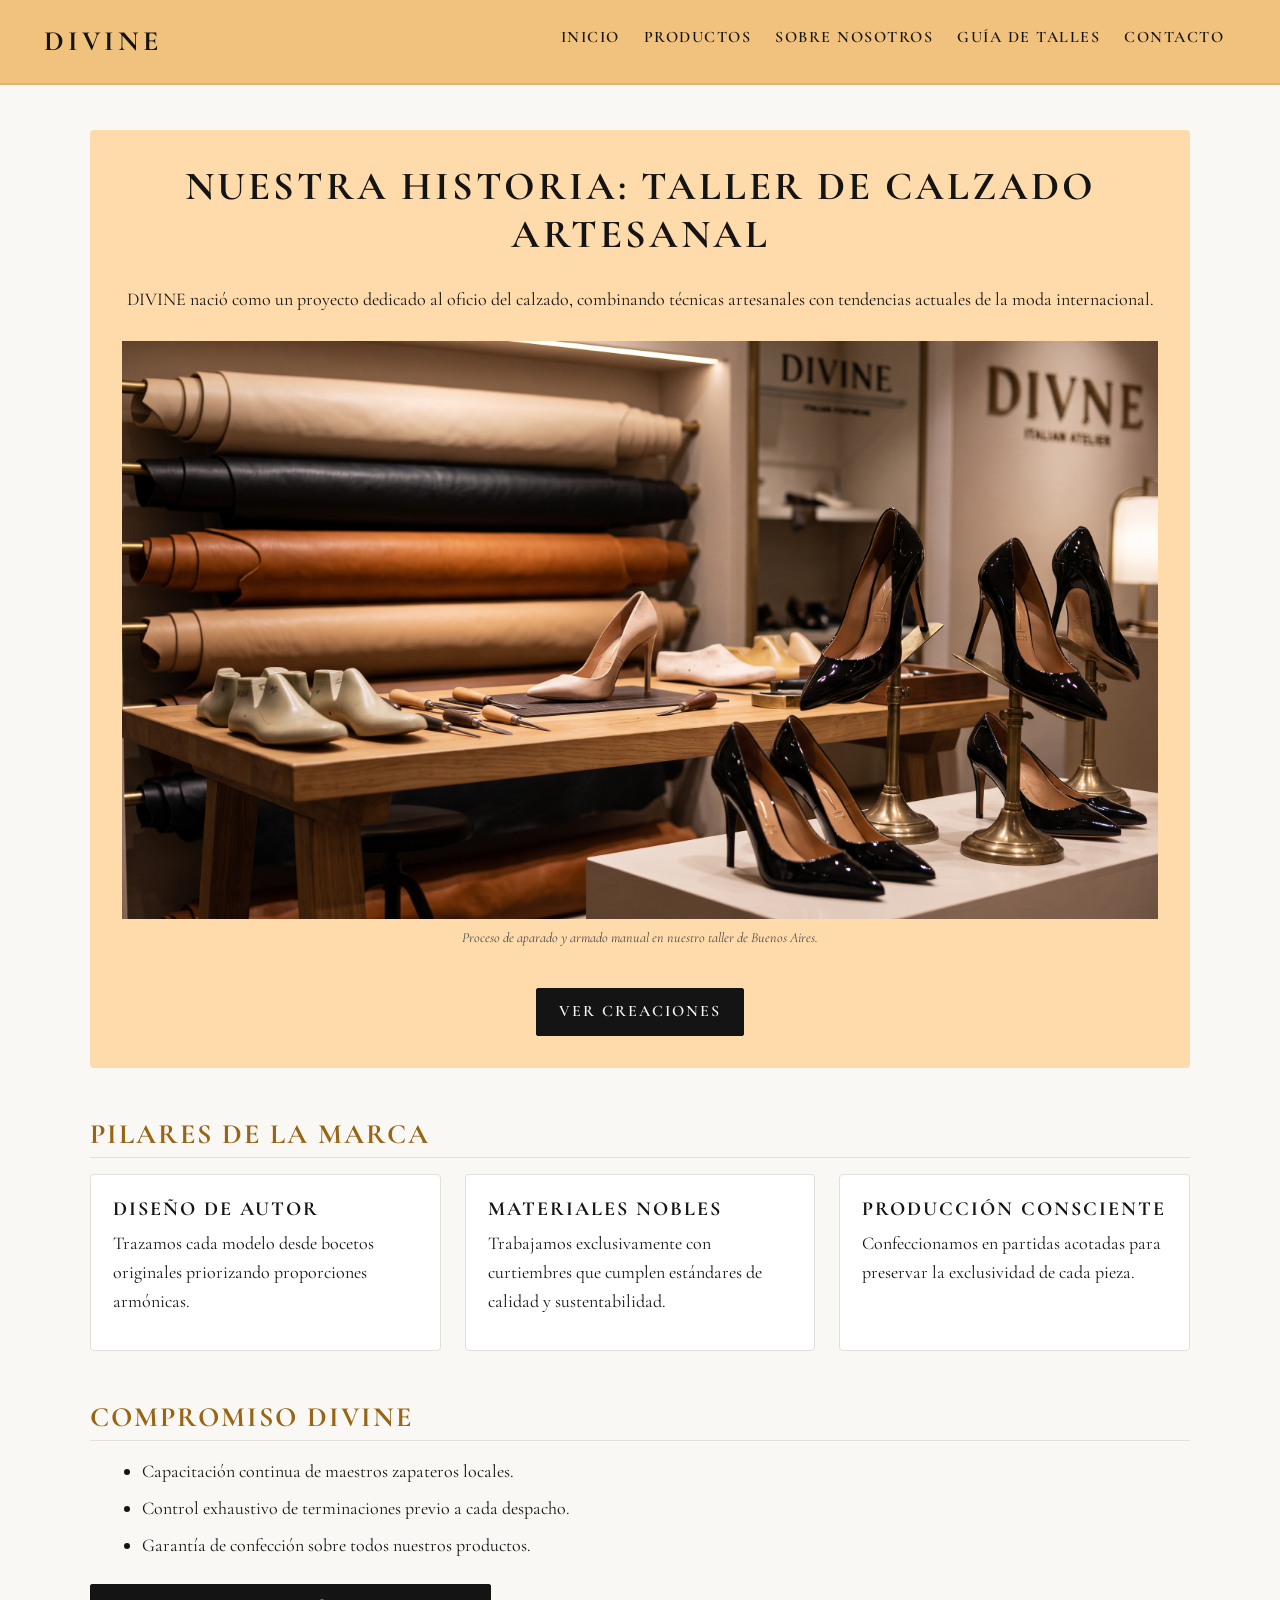
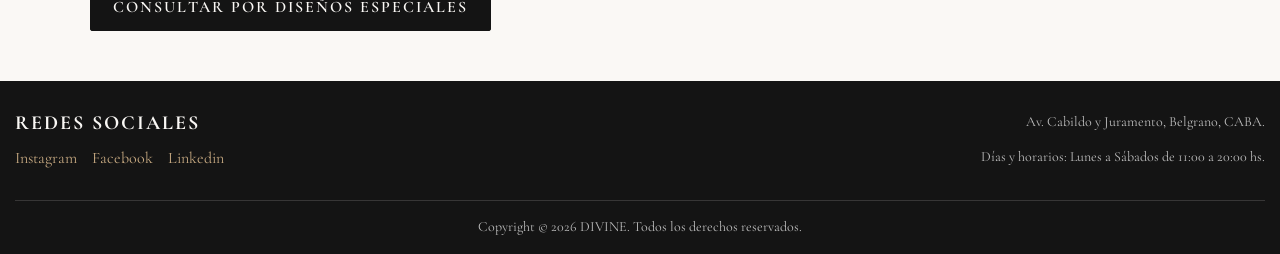
<file: pages/sobre-nosotros.html>
<!DOCTYPE html>
<html lang="es">

<head>
    <meta charset="UTF-8">
    <meta name="viewport" content="width=device-width, initial-scale=1.0">
    <title>Taller Artesanal de Calzado Femenino | Sobre DIVINE</title>
    <!-- SEO: meta tags -->
    <meta name="description" content="Conocé el taller de DIVINE en Buenos Aires: diseño de autor, materiales nobles y producción artesanal en partidas acotadas de calzado femenino.">
    <meta name="keywords" content="taller de calzado artesanal, calzado femenino de autor, zapatería artesanal Buenos Aires, cuero legítimo, producción consciente, DIVINE">
    <meta name="author" content="DIVINE">
    <meta name="robots" content="index, follow">
    <link rel="canonical" href="https://divine-calzado.netlify.app/pages/sobre-nosotros.html">
    <!-- Open Graph: vista previa al compartir -->
    <meta property="og:type" content="website">
    <meta property="og:locale" content="es_AR">
    <meta property="og:site_name" content="DIVINE">
    <meta property="og:title" content="Taller Artesanal de Calzado Femenino | Sobre DIVINE">
    <meta property="og:description" content="Conocé el taller de DIVINE en Buenos Aires: diseño de autor, materiales nobles y producción artesanal en partidas acotadas de calzado femenino.">
    <meta property="og:url" content="https://divine-calzado.netlify.app/pages/sobre-nosotros.html">
    <meta property="og:image" content="https://divine-calzado.netlify.app/assets/img/mesa-corte-cuero-taller-divine.jpg">
    <!-- Google Fonts -->
    <link rel="preconnect" href="https://fonts.googleapis.com">
    <link rel="preconnect" href="https://fonts.gstatic.com" crossorigin>
    <link href="https://fonts.googleapis.com/css2?family=Cormorant+Garamond:ital,wght@0,300..700;1,300..700&family=Playfair+Display:ital,wght@0,400..900;1,400..900&family=Playwrite+BE+WAL+Guides&display=swap" rel="stylesheet">
    <!-- Bootstrap -->
    <link href="https://cdn.jsdelivr.net/npm/bootstrap@5.3.3/dist/css/bootstrap.min.css" rel="stylesheet" integrity="sha384-QWTKZyjpPEjISv5WaRU9OFeRpok6YctnYmDr5pNlyT2bRjXh0JMhjY6hW+ALEwIH" crossorigin="anonymous">
    <!-- AOS: animaciones al hacer scroll -->
    <link href="https://unpkg.com/aos@2.3.1/dist/aos.css" rel="stylesheet">
    <!-- css -->
    <link rel="stylesheet" href="../styles/styles.css">
</head>

<body>

    <!-- Header con Navbar responsiva de Bootstrap y menú hamburguesa -->
    <header class="p-0">
        <nav class="navbar navbar-expand-lg navbar-divine w-100">
            <div class="container-fluid px-3 px-lg-4">
                <a class="navbar-brand navbar-brand-divine" href="../index.html">DIVINE</a>
                <button class="navbar-toggler" type="button" data-bs-toggle="collapse" data-bs-target="#navDivineMenu" aria-controls="navDivineMenu" aria-expanded="false" aria-label="Abrir menú de navegación">
                    <span class="navbar-toggler-icon"></span>
                </button>
                <div class="collapse navbar-collapse justify-content-end" id="navDivineMenu">
                    <ul class="navbar-nav mb-2 mb-lg-0 text-center">
                        <li class="nav-item"><a class="nav-link nav-link-divine" href="../index.html">Inicio</a></li>
                        <li class="nav-item"><a class="nav-link nav-link-divine" href="productos.html">Productos</a></li>
                        <li class="nav-item"><a class="nav-link nav-link-divine active" aria-current="page" href="sobre-nosotros.html">Sobre Nosotros</a></li>
                        <li class="nav-item"><a class="nav-link nav-link-divine" href="guia-talles.html">Guía de Talles</a></li>
                        <li class="nav-item"><a class="nav-link nav-link-divine" href="contacto.html">Contacto</a></li>
                    </ul>
                </div>
            </div>
        </nav>
    </header>

    <main>
        <!-- Sección Hero (tiene animación nativa de entrada desde SCSS) -->
        <section class="hero">
            <h1>Nuestra Historia: Taller de Calzado Artesanal</h1>
            <p>DIVINE nació como un proyecto dedicado al oficio del calzado, combinando técnicas artesanales con tendencias actuales de la moda internacional.</p>
            <figure>
                <img src="../assets/img/mesa-corte-cuero-taller-divine.jpg" alt="Mesa de corte de cuero y herramientas tradicionales de zapatería en taller artesanal">
                <figcaption>Proceso de aparado y armado manual en nuestro taller de Buenos Aires.</figcaption>
            </figure>
            <a href="productos.html" class="btn-divine mt-2">Ver Creaciones</a>
        </section>

        <!-- Pilares de la marca con grid system de Bootstrap (1 columna en celular, 3 desde tablet) -->
        <section>
            <h2>Pilares de la Marca</h2>
            <div class="row g-4">
                <div class="col-12 col-md-4" data-aos="fade-up">
                    <article class="h-100">
                        <h3>Diseño de Autor</h3>
                        <p>Trazamos cada modelo desde bocetos originales priorizando proporciones armónicas.</p>
                    </article>
                </div>

                <div class="col-12 col-md-4" data-aos="fade-up" data-aos-delay="100">
                    <article class="h-100">
                        <h3>Materiales Nobles</h3>
                        <p>Trabajamos exclusivamente con curtiembres que cumplen estándares de calidad y sustentabilidad.</p>
                    </article>
                </div>

                <div class="col-12 col-md-4" data-aos="fade-up" data-aos-delay="200">
                    <article class="h-100">
                        <h3>Producción Consciente</h3>
                        <p>Confeccionamos en partidas acotadas para preservar la exclusividad de cada pieza.</p>
                    </article>
                </div>
            </div>
        </section>

        <!-- Compromiso con botón hacia contacto -->
        <section data-aos="fade-up">
            <h2>Compromiso DIVINE</h2>
            <ul>
                <li>Capacitación continua de maestros zapateros locales.</li>
                <li>Control exhaustivo de terminaciones previo a cada despacho.</li>
                <li>Garantía de confección sobre todos nuestros productos.</li>
            </ul>
            <p class="mt-4">
                <a href="contacto.html" class="btn-divine">Consultar por Diseños Especiales</a>
            </p>
        </section>
    </main>

    <footer>
        <!-- Redes sociales: navegación secundaria del sitio -->
        <nav class="footer-redes" aria-labelledby="titulo-redes">
            <h3 id="titulo-redes" class="redessocialeswhite">Redes sociales</h3>
            <ul>
                <li><a href="https://www.instagram.com/" target="_blank" rel="noopener noreferrer">Instagram</a></li>
                <li><a href="https://www.facebook.com" target="_blank" rel="noopener noreferrer">Facebook</a></li>
                <li><a href="https://ar.linkedin.com/" target="_blank" rel="noopener noreferrer">Linkedin</a></li>
            </ul>
        </nav>

        <!-- Datos de contacto de la tienda: <address> en lugar de <div> -->
        <address class="footer-datos">
            <p>Av. Cabildo y Juramento, Belgrano, CABA.</p>
            <p>Días y horarios: Lunes a Sábados de 11:00 a 20:00 hs.</p>
        </address>

        <p class="footer-copy"><small>Copyright © 2026 DIVINE. Todos los derechos reservados.</small></p>
    </footer>

    <!-- Bootstrap -->
    <script src="https://cdn.jsdelivr.net/npm/bootstrap@5.3.3/dist/js/bootstrap.bundle.min.js" integrity="sha384-YvpcrYf0tY3lHB60NNkmXc5s9fDVZLESaAA55NDzOxhy9GkcIdslK1eN7N6jIeHz" crossorigin="anonymous"></script>

    <!-- AOS -->
    <script src="https://unpkg.com/aos@2.3.1/dist/aos.js"></script>
    <script>
        AOS.init({
            duration: 800,
            once: true
        });
    </script>

</body>
</html>
</file>
<file: styles/styles.css>
* {
  margin: 0;
  padding: 0;
  box-sizing: border-box;
}

body {
  background-color: #FAF8F5;
  overflow-x: hidden;
}

p {
  margin-bottom: 12px;
}

address {
  font-style: normal;
  margin-bottom: 0;
}

img {
  max-width: 100%;
  height: auto;
  display: block;
}

main {
  width: 100%;
  max-width: 1150px;
  margin: 25px auto;
  padding: 0 15px;
}
@media (min-width: 768px) {
  main {
    margin: 35px auto;
    padding: 0 20px;
  }
}
@media (min-width: 1024px) {
  main {
    margin: 45px auto;
    padding: 0 25px;
  }
}

section {
  margin-bottom: 35px;
}
@media (min-width: 1024px) {
  section {
    margin-bottom: 50px;
  }
}

ol,
ul {
  margin-left: 20px;
  margin-bottom: 15px;
}

li {
  margin-bottom: 8px;
}

body {
  font-family: "Cormorant Garamond", Georgia, serif;
  font-size: 18px;
  font-weight: 400;
  line-height: 1.6;
  color: #141414;
}

h1,
h2,
h3,
h4 {
  font-family: "Cormorant Garamond", Georgia, serif;
  font-weight: 700;
  text-transform: uppercase;
  letter-spacing: 2px;
  color: #141414;
}

h1 {
  font-size: 32px;
  letter-spacing: 3px;
  text-align: center;
  margin-bottom: 12px;
}
@media (min-width: 768px) {
  h1 {
    font-size: 36px;
  }
}
@media (min-width: 1024px) {
  h1 {
    font-size: 40px;
  }
}

h2 {
  font-size: 24px;
  color: #996515;
  margin-bottom: 16px;
  border-bottom: 1px solid #E2DED8;
  padding-bottom: 6px;
}
@media (min-width: 768px) {
  h2 {
    font-size: 26px;
  }
}
@media (min-width: 1024px) {
  h2 {
    font-size: 28px;
  }
}

h3 {
  font-size: 20px;
  margin-bottom: 8px;
}

@keyframes aparecer-subiendo {
  from {
    opacity: 0;
    transform: translateY(20px);
  }
  to {
    opacity: 1;
    transform: translateY(0);
  }
}
header {
  background-color: rgb(241, 194, 125);
  padding: 16px 20px;
  display: flex;
  flex-direction: column;
  align-items: center;
  gap: 12px;
  border-bottom: 1px solid rgba(0, 0, 0, 0.08);
}
@media (min-width: 1024px) {
  header {
    padding: 20px 45px;
    flex-direction: row;
    justify-content: space-between;
  }
}

header h1,
.logo-marca {
  font-family: "Cormorant Garamond", Georgia, serif;
  font-size: 28px;
  font-weight: 700;
  text-transform: uppercase;
  letter-spacing: 4px;
  color: #141414 !important;
  text-decoration: none;
  margin-bottom: 0;
}

.navbar-divine {
  background-color: rgb(241, 194, 125) !important;
  border-bottom: 1px solid rgba(0, 0, 0, 0.08);
  padding: 14px 20px;
}

.navbar-brand-divine {
  font-family: "Cormorant Garamond", Georgia, serif;
  font-size: 28px;
  font-weight: 700;
  text-transform: uppercase;
  letter-spacing: 4px;
  color: #141414 !important;
  text-decoration: none;
  transition: opacity 0.25s ease;
}
.navbar-brand-divine:hover {
  opacity: 0.85;
}

.nav-link-divine {
  font-family: "Cormorant Garamond", Georgia, serif;
  font-size: 16px;
  font-weight: 600;
  text-transform: uppercase;
  letter-spacing: 1.5px;
  color: #141414 !important;
  padding: 6px 12px !important;
  transition: color 0.25s ease;
}
.nav-link-divine:hover {
  color: #FFFFFF !important;
}
.nav-link-divine:focus {
  outline: 2px dashed #141414;
  outline-offset: 2px;
}
.nav-link-divine:active {
  color: #734c0f !important;
}

.navbar-toggler {
  border-color: #141414 !important;
}

nav {
  display: flex;
  flex-wrap: wrap;
  justify-content: center;
  align-items: center;
  gap: 14px;
}
@media (min-width: 1024px) {
  nav {
    gap: 26px;
  }
}
nav a {
  font-family: "Cormorant Garamond", Georgia, serif;
  font-size: 15px;
  font-weight: 600;
  text-transform: uppercase;
  letter-spacing: 1.5px;
  text-decoration: none;
  color: #141414;
  padding-bottom: 2px;
  transition: color 0.2s ease, border-bottom 0.2s ease;
}
nav a:hover {
  color: #FFFFFF;
  border-bottom: 1px solid #FFFFFF;
}
@media (min-width: 1024px) {
  nav a {
    font-size: 17px;
  }
}

.grid-complejo {
  display: grid;
  grid-template-columns: 1fr;
  grid-template-areas: "area-titulo" "area-principal" "area-item-uno" "area-item-dos";
  gap: 16px;
}
@media (min-width: 768px) {
  .grid-complejo {
    grid-template-columns: 1fr 1fr;
    grid-template-areas: "area-titulo    area-titulo" "area-principal area-principal" "area-item-uno  area-item-dos";
    gap: 24px;
  }
}
@media (min-width: 1024px) {
  .grid-complejo {
    grid-template-columns: 2fr 1fr;
    grid-template-rows: auto 1fr 1fr;
    grid-template-areas: "area-titulo       area-titulo" "area-principal    area-item-uno" "area-principal    area-item-dos";
    gap: 24px;
  }
}

.area-titulo {
  grid-area: area-titulo;
}

.area-principal {
  grid-area: area-principal;
}

.area-item-uno {
  grid-area: area-item-uno;
}

.area-item-dos {
  grid-area: area-item-dos;
}

footer {
  background-color: #141414;
  color: #FAF8F5;
  padding: 30px 15px 15px;
  display: grid;
  gap: 20px;
  justify-items: center;
  text-align: center;
}
@media (min-width: 1024px) {
  footer {
    grid-template-columns: 1fr auto;
    align-items: center;
    justify-items: start;
    text-align: left;
  }
}
footer ul {
  list-style: none;
  display: flex;
  gap: 15px;
  margin-left: 0;
  margin-bottom: 0;
  padding-left: 0;
}
footer a {
  color: #C5A880;
  text-decoration: none;
  font-size: 16px;
  transition: color 0.2s ease;
}
footer a:hover {
  color: #FAF8F5;
  text-decoration: underline;
}

.footer-redes {
  display: block;
}
.footer-redes a {
  font-family: inherit;
  font-weight: 400;
  text-transform: none;
  letter-spacing: normal;
  padding-bottom: 0;
}
.footer-redes a:hover {
  border-bottom: none;
}
@media (min-width: 1024px) {
  .footer-redes a {
    font-size: 16px;
  }
}

.footer-datos {
  font-style: normal;
  margin-bottom: 0;
}
.footer-datos p {
  font-size: 14px;
  color: #BDBDBD;
}
@media (min-width: 1024px) {
  .footer-datos {
    justify-self: end;
    text-align: right;
  }
}

.footer-copy {
  grid-column: 1/-1;
  justify-self: stretch;
  text-align: center;
  margin-bottom: 0;
  padding-top: 15px;
  border-top: 1px solid rgba(250, 248, 245, 0.15);
  font-size: 14px;
  color: #BDBDBD;
}
.footer-copy small {
  font-size: inherit;
}

.redessocialeswhite {
  color: #FAF8F5;
}

.hero {
  background-color: rgb(255, 219, 172);
  padding: 25px 15px;
  border-radius: 4px;
  display: flex;
  flex-direction: column;
  align-items: center;
  gap: 15px;
  text-align: center;
  animation: aparecer-subiendo 0.9s ease-out 0s both;
}
@media (min-width: 768px) {
  .hero {
    padding: 32px 32px;
  }
}
.hero figure {
  display: flex;
  flex-direction: column;
  align-items: center;
  gap: 8px;
}
.hero figcaption {
  font-size: 14px;
  font-style: italic;
  color: #4A4A4A;
  max-width: 650px;
}

.carousel-divine {
  max-width: 900px;
  margin: 0 auto 40px auto;
  border-radius: 6px;
  overflow: hidden;
  background-color: #141414;
  box-shadow: 0 8px 24px rgba(0, 0, 0, 0.12);
}
.carousel-divine .carousel-item {
  height: 320px;
  background-color: #141414;
  text-align: center;
}
@media (min-width: 768px) {
  .carousel-divine .carousel-item {
    height: 480px;
  }
}
.carousel-divine .carousel-item img {
  height: 100%;
  width: 100%;
  object-fit: contain;
  object-position: center;
  display: block;
  margin: 0 auto;
  transition: transform 0.4s ease;
}
.carousel-divine .carousel-item:hover img {
  transform: scale(1.02);
}

.carousel-caption-divine {
  background: rgba(20, 20, 20, 0.75);
  backdrop-filter: blur(4px);
  border-radius: 4px;
  padding: 6px 12px;
  bottom: 15px;
  left: 10%;
  right: 10%;
}
@media (min-width: 768px) {
  .carousel-caption-divine {
    bottom: 25px;
    padding: 10px 18px;
  }
}
.carousel-caption-divine h3 {
  color: #FAF8F5;
  font-size: 16px;
  letter-spacing: 2px;
  margin-bottom: 4px;
}
@media (min-width: 768px) {
  .carousel-caption-divine h3 {
    font-size: 20px;
  }
}
.carousel-caption-divine p {
  color: #dfd9ce;
  font-size: 12px;
  margin-bottom: 0;
}
@media (min-width: 768px) {
  .carousel-caption-divine p {
    font-size: 14px;
  }
}

.carousel-control-prev,
.carousel-control-next {
  width: 8%;
  transition: background-color 0.3s ease;
}
.carousel-control-prev:hover,
.carousel-control-next:hover {
  background-color: rgba(20, 20, 20, 0.3);
}

article,
.tarjeta-grid,
.tarjeta-resena {
  background-color: #FFFFFF;
  border: 1px solid #E2DED8;
  border-radius: 4px;
  padding: 22px;
  display: flex;
  flex-direction: column;
  transition: transform 0.25s ease, box-shadow 0.25s ease, border-color 0.25s ease;
  justify-content: flex-start;
}
article:hover,
.tarjeta-grid:hover,
.tarjeta-resena:hover {
  transform: translateY(-4px);
  box-shadow: 0 8px 20px rgba(0, 0, 0, 0.08);
  border-color: #C5A880;
}

.accordion-divine {
  --bs-accordion-bg: #FFFFFF;
  --bs-accordion-border-color: #E2DED8;
  --bs-accordion-border-radius: 4px;
  --bs-accordion-btn-color: #141414;
  --bs-accordion-active-color: #141414;
  --bs-accordion-active-bg: rgb(255, 219, 172);
  --bs-accordion-btn-focus-box-shadow: 0 0 0 0.2rem #C5A880;
}
.accordion-divine .accordion-header {
  margin: 0;
  font-size: inherit;
  letter-spacing: normal;
  text-transform: none;
}
.accordion-divine .accordion-button {
  font-family: "Cormorant Garamond", Georgia, serif;
  font-size: 18px;
  font-weight: 600;
}
.accordion-divine .accordion-body {
  font-family: "Cormorant Garamond", Georgia, serif;
  font-size: 17px;
}
.accordion-divine .accordion-body a {
  color: #996515;
}

.btn-divine {
  display: inline-block;
  background-color: #141414;
  color: #FAF8F5;
  padding: 10px 22px;
  font-family: "Cormorant Garamond", Georgia, serif;
  font-size: 16px;
  font-weight: 600;
  text-transform: uppercase;
  letter-spacing: 2px;
  border: 1px solid #141414;
  border-radius: 2px;
  text-decoration: none;
  transition: background-color 0.25s ease, color 0.25s ease, transform 0.15s ease, box-shadow 0.25s ease;
}
.btn-divine:hover {
  background-color: #C5A880;
  color: #141414;
  border-color: #C5A880;
  box-shadow: 0 4px 12px rgba(197, 168, 128, 0.35);
  transform: translateY(-2px);
}
.btn-divine:focus {
  outline: 2px dashed #141414;
  outline-offset: 3px;
}
.btn-divine:active {
  background-color: #996515;
  transform: scale(0.98);
}

.seccion-resenas {
  margin-top: 48px;
  margin-bottom: 48px;
}

.tarjeta-resena {
  padding: 24px;
  justify-content: space-between;
}

.estrellas-calificacion {
  color: #996515;
  font-size: 18px;
  letter-spacing: 2px;
}

.resena-producto {
  font-size: 19px;
  font-weight: 700;
  color: #141414;
  margin-bottom: 8px;
}

.resena-cita {
  flex-grow: 1;
  display: flex;
  flex-direction: column;
  margin-bottom: 0;
}

.resena-texto {
  font-style: italic;
  font-size: 16px;
  color: #333333;
  line-height: 1.5;
  flex-grow: 1;
  margin-bottom: 15px;
}
.resena-texto p {
  margin-bottom: 0;
}

.resena-autor {
  display: flex;
  justify-content: space-between;
  align-items: center;
  border-top: 1px solid #E2DED8;
  padding-top: 10px;
  font-size: 14px;
}

.autor-nombre {
  font-weight: 600;
  color: #141414;
  text-transform: uppercase;
  letter-spacing: 1px;
}

.autor-ciudad {
  color: #6E6E6E;
  font-style: italic;
}
</file>
